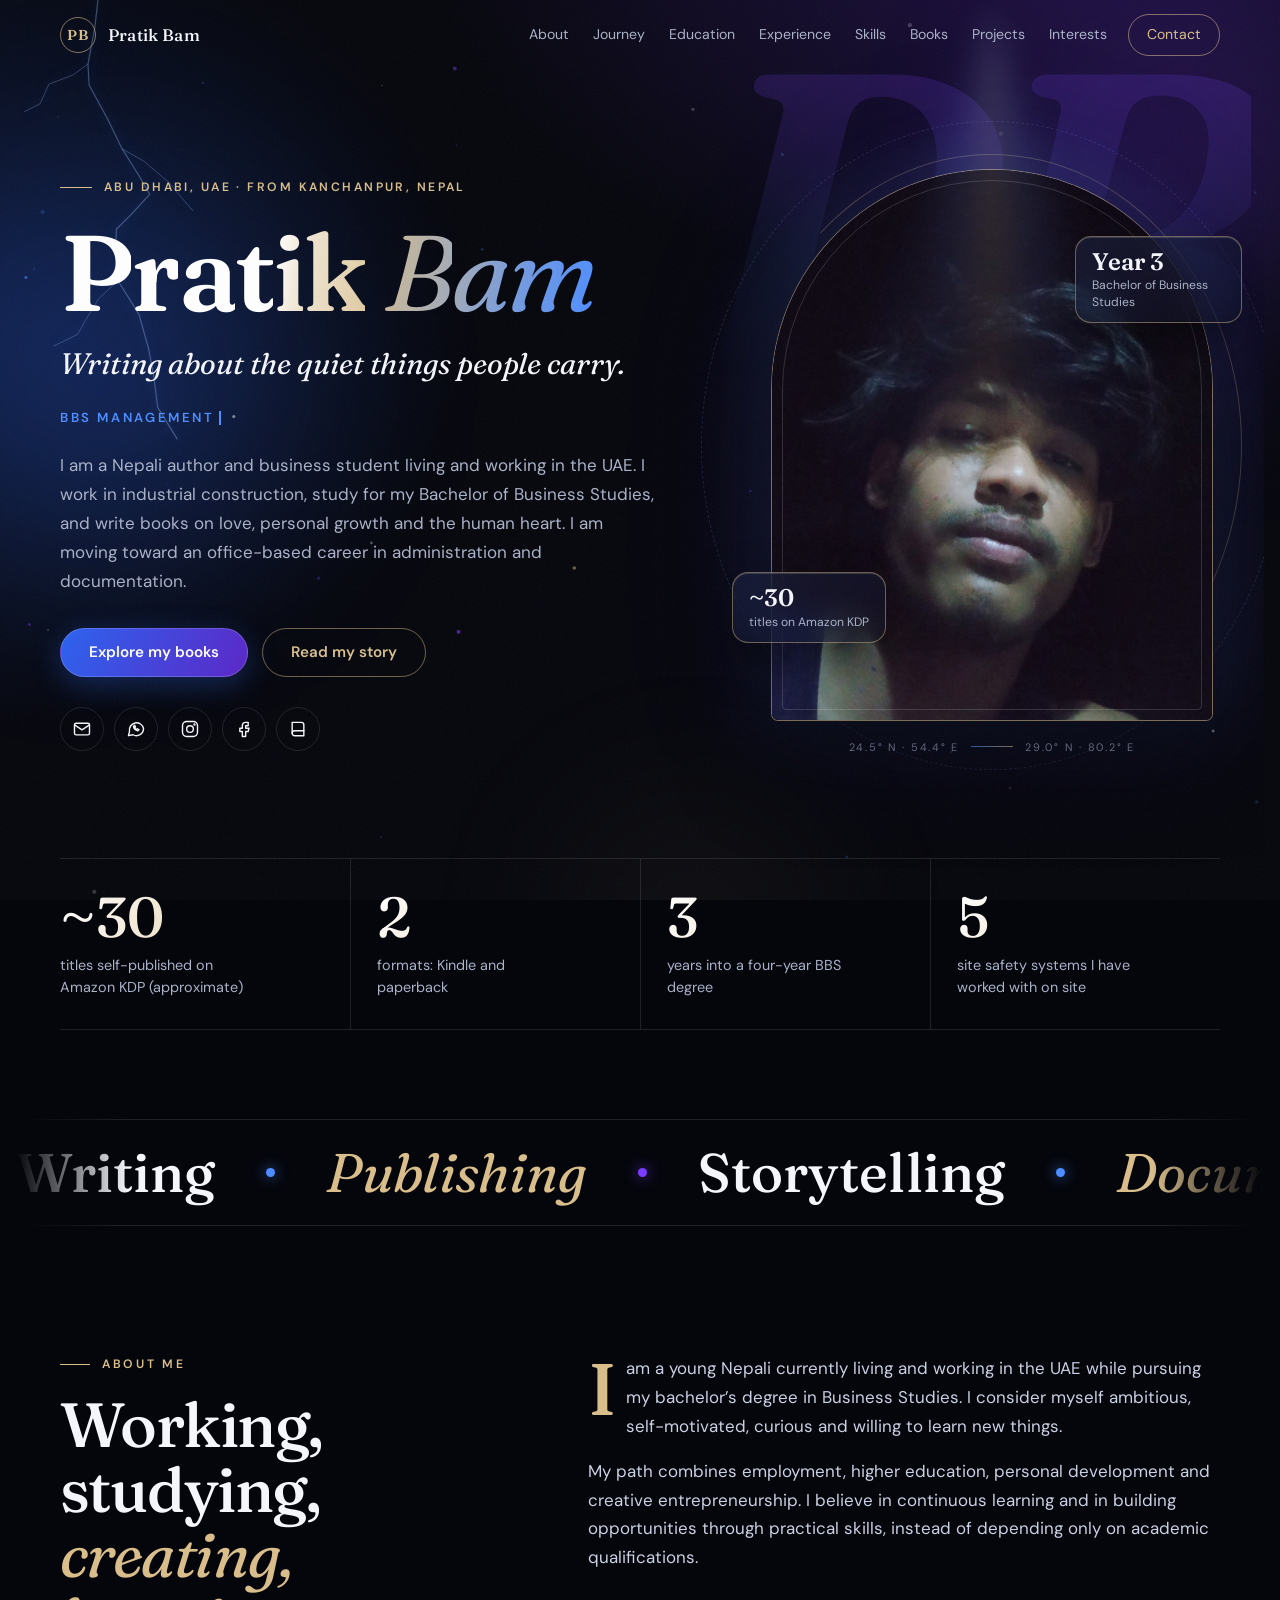
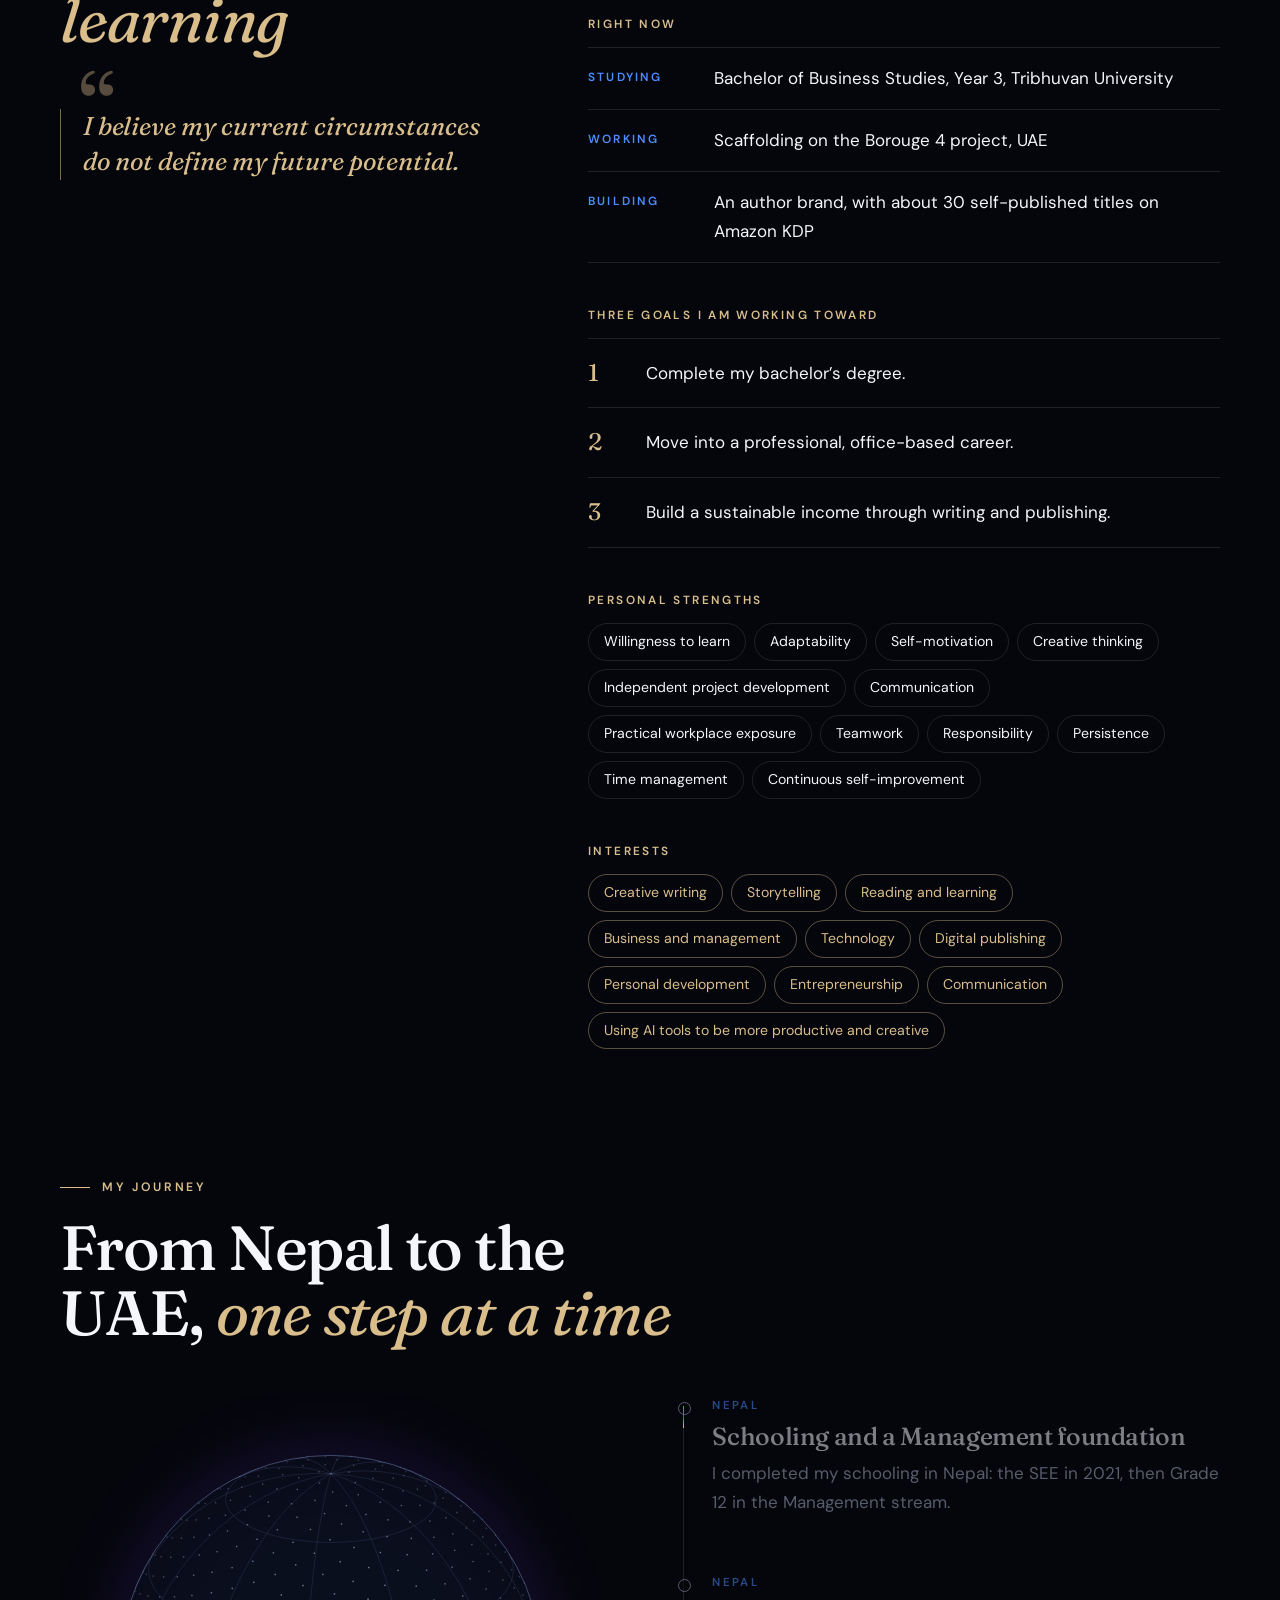
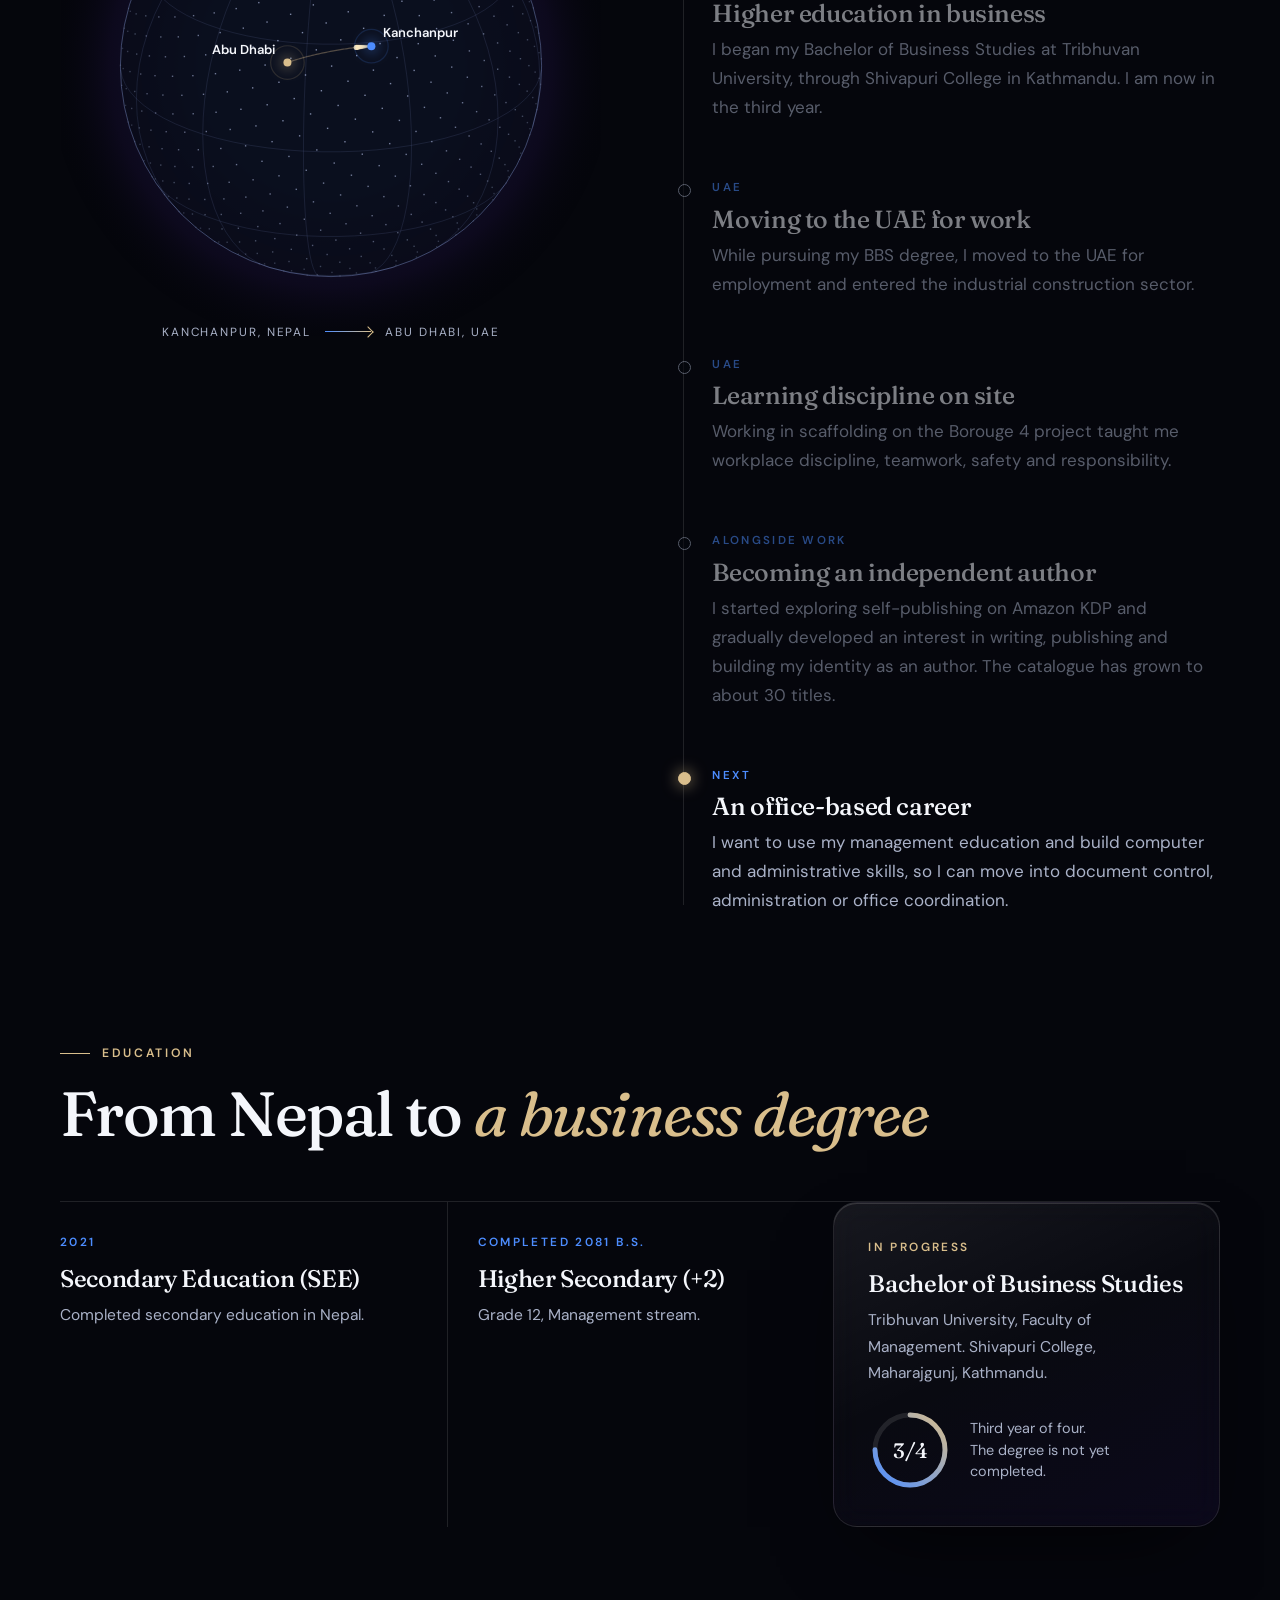
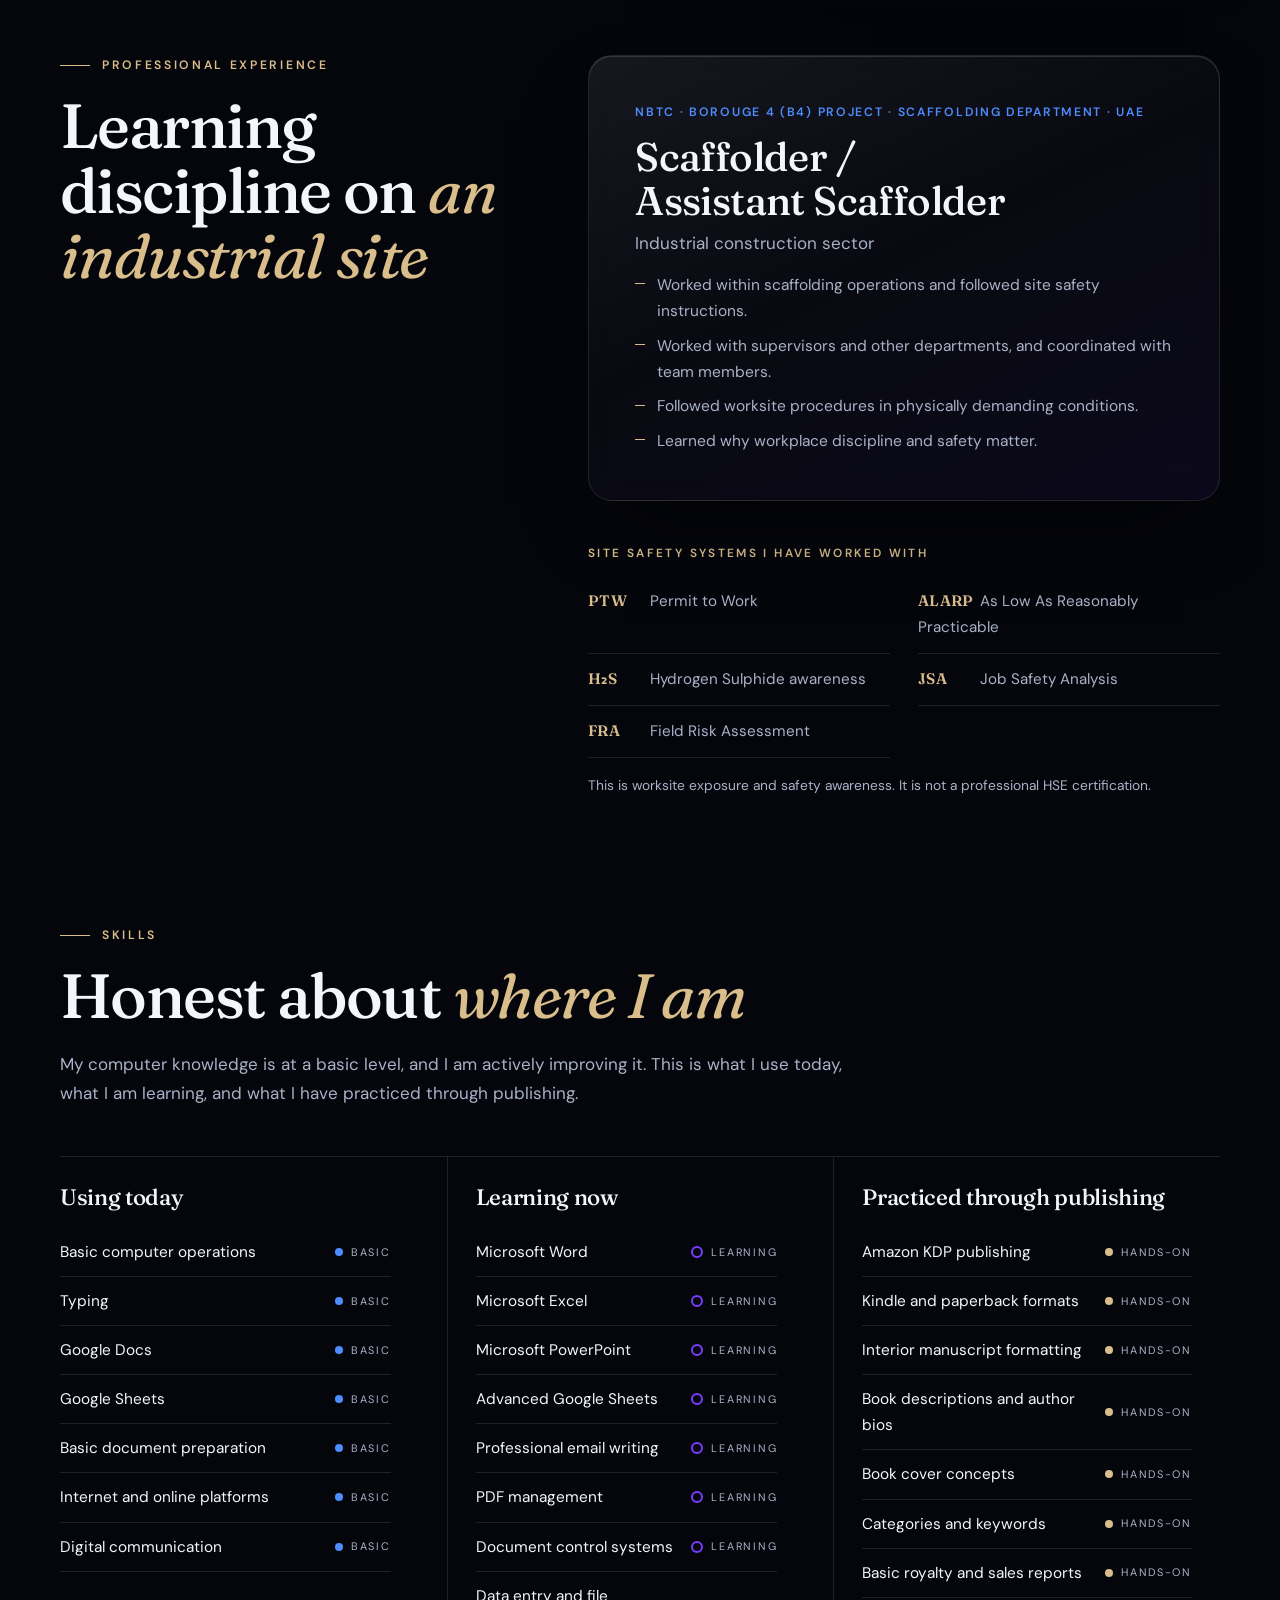
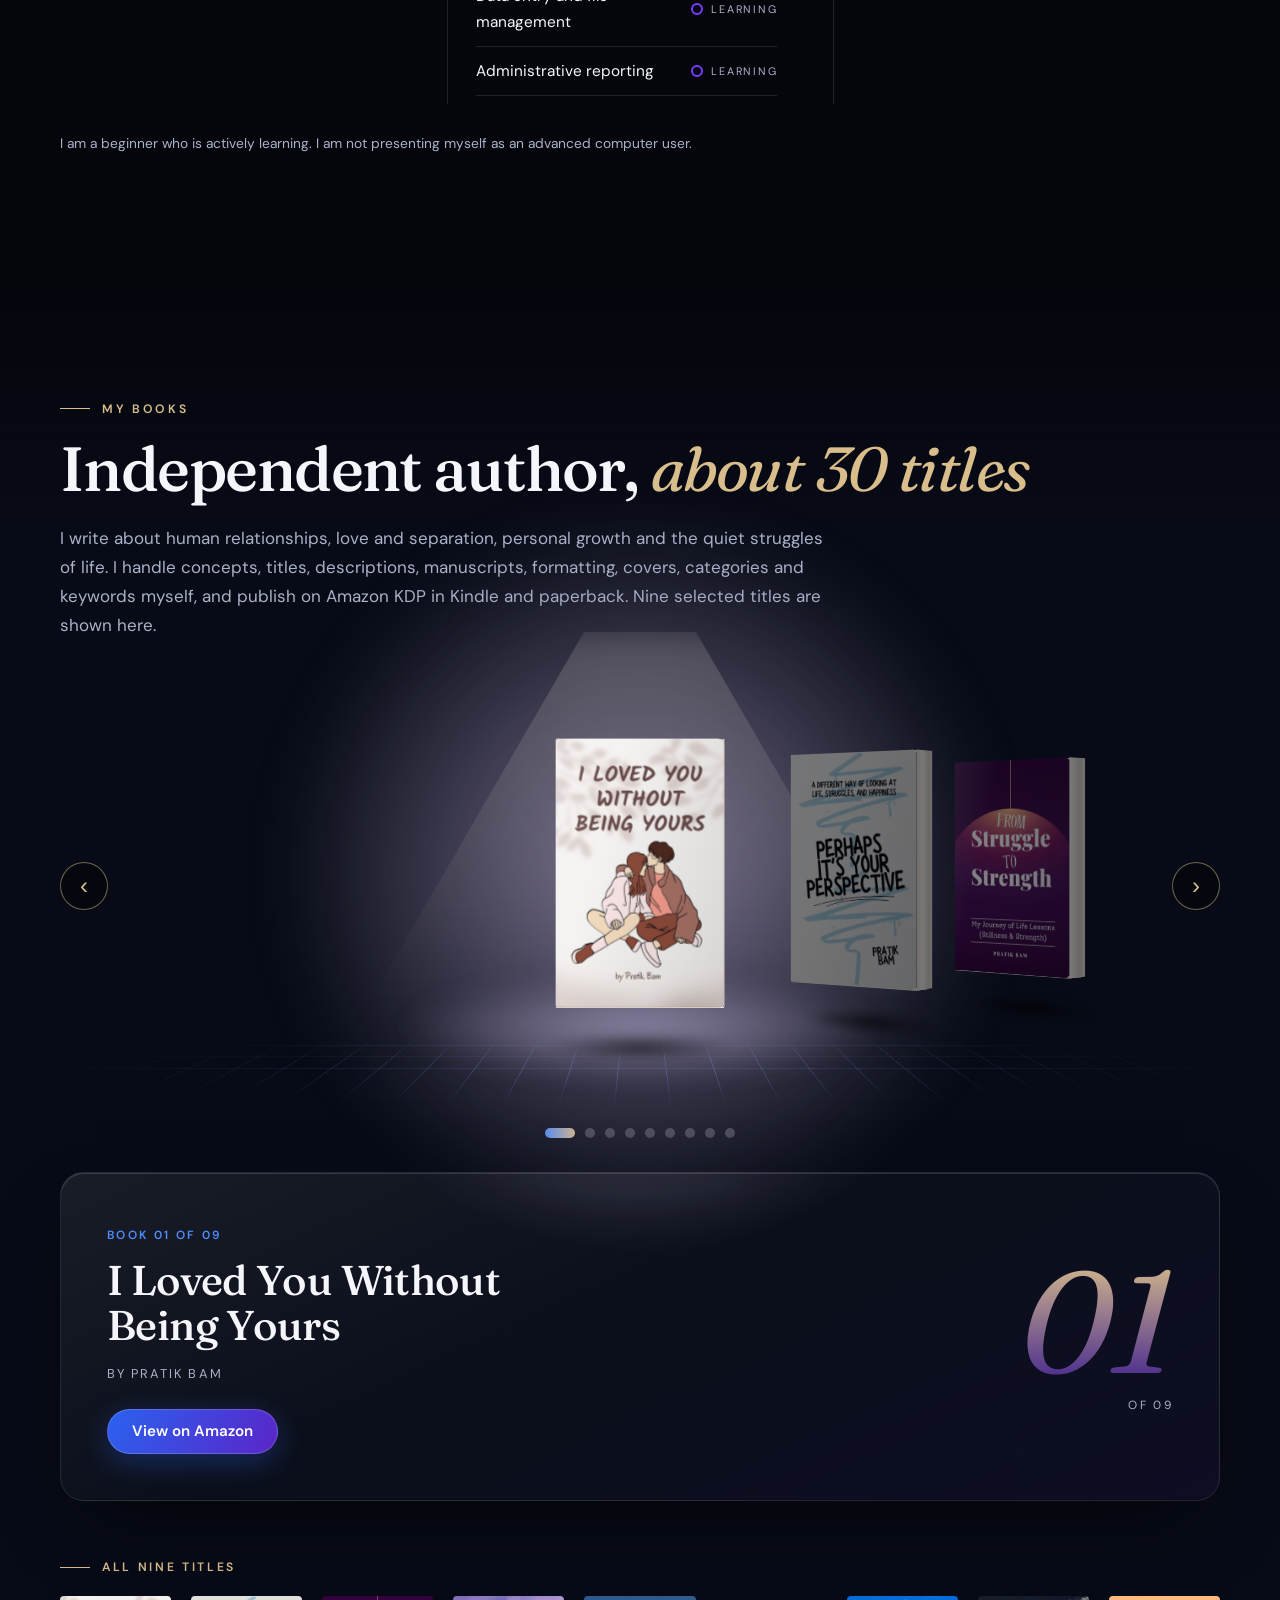
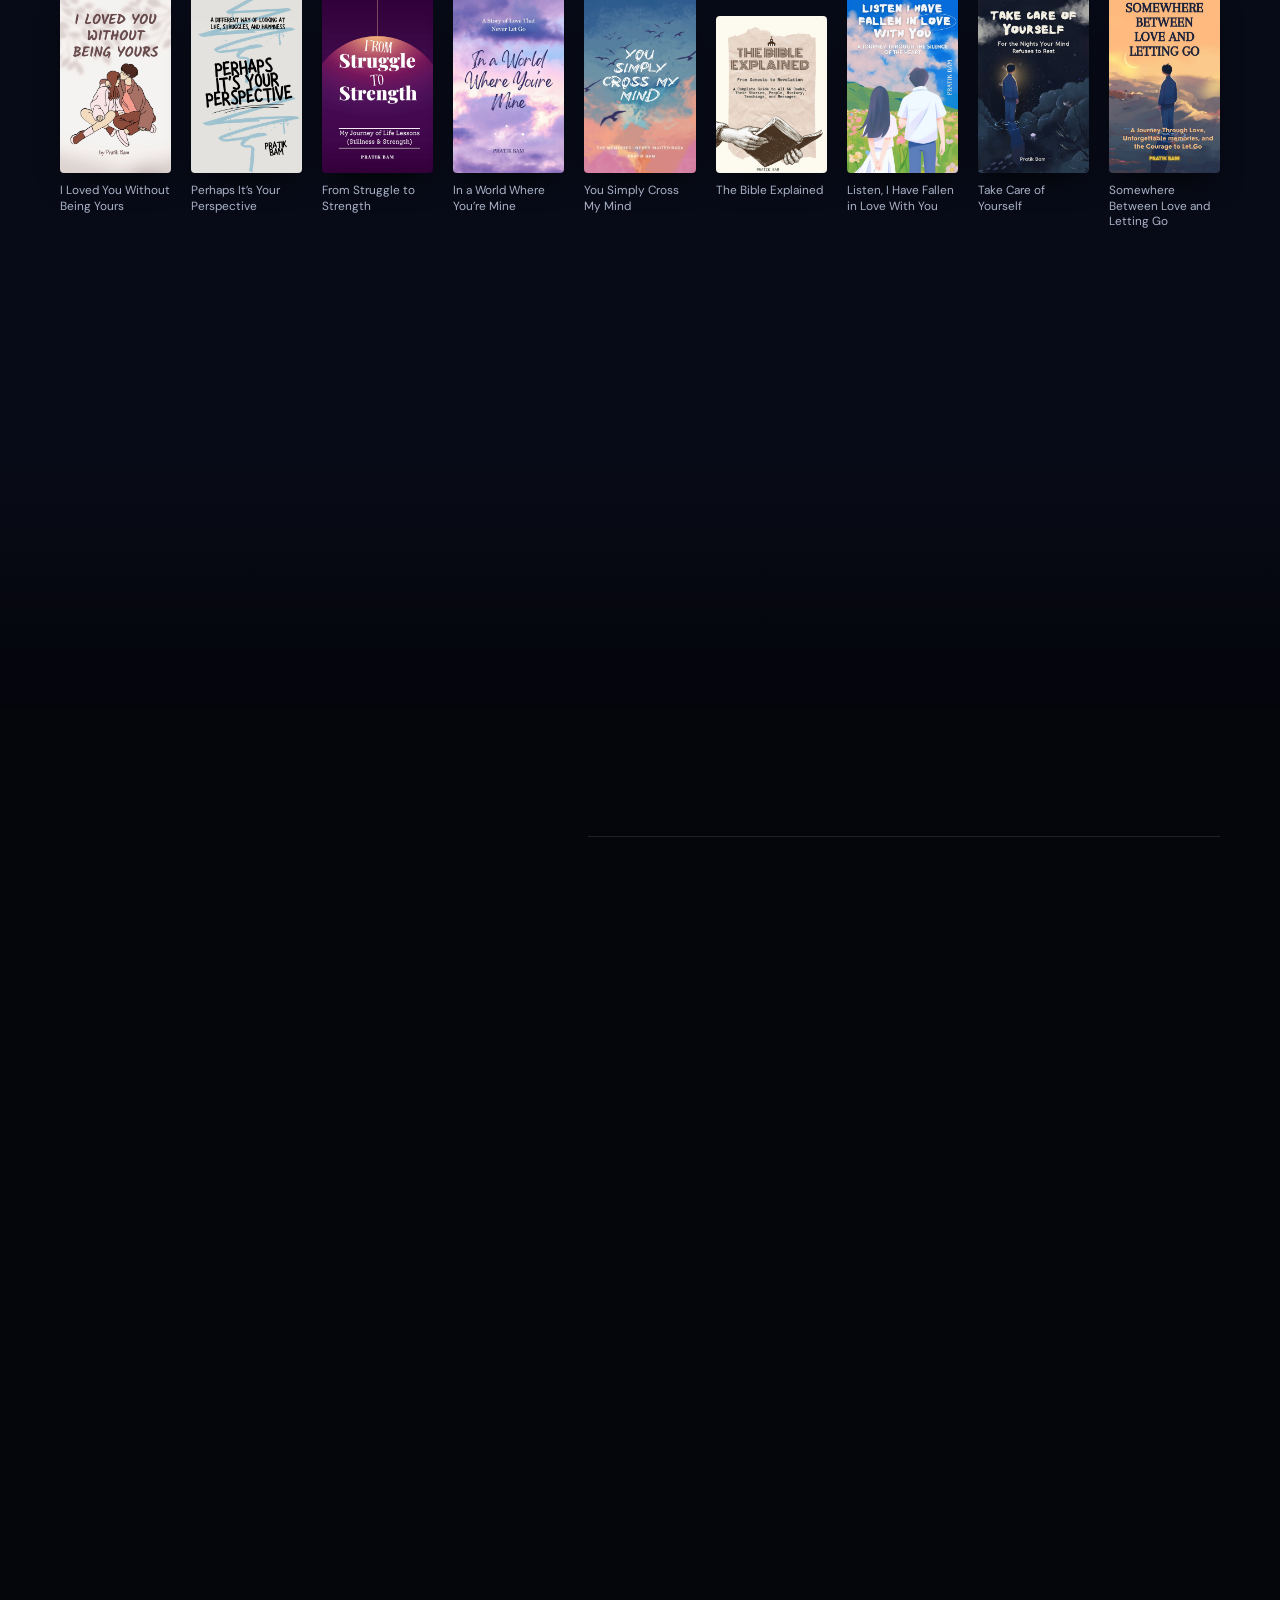
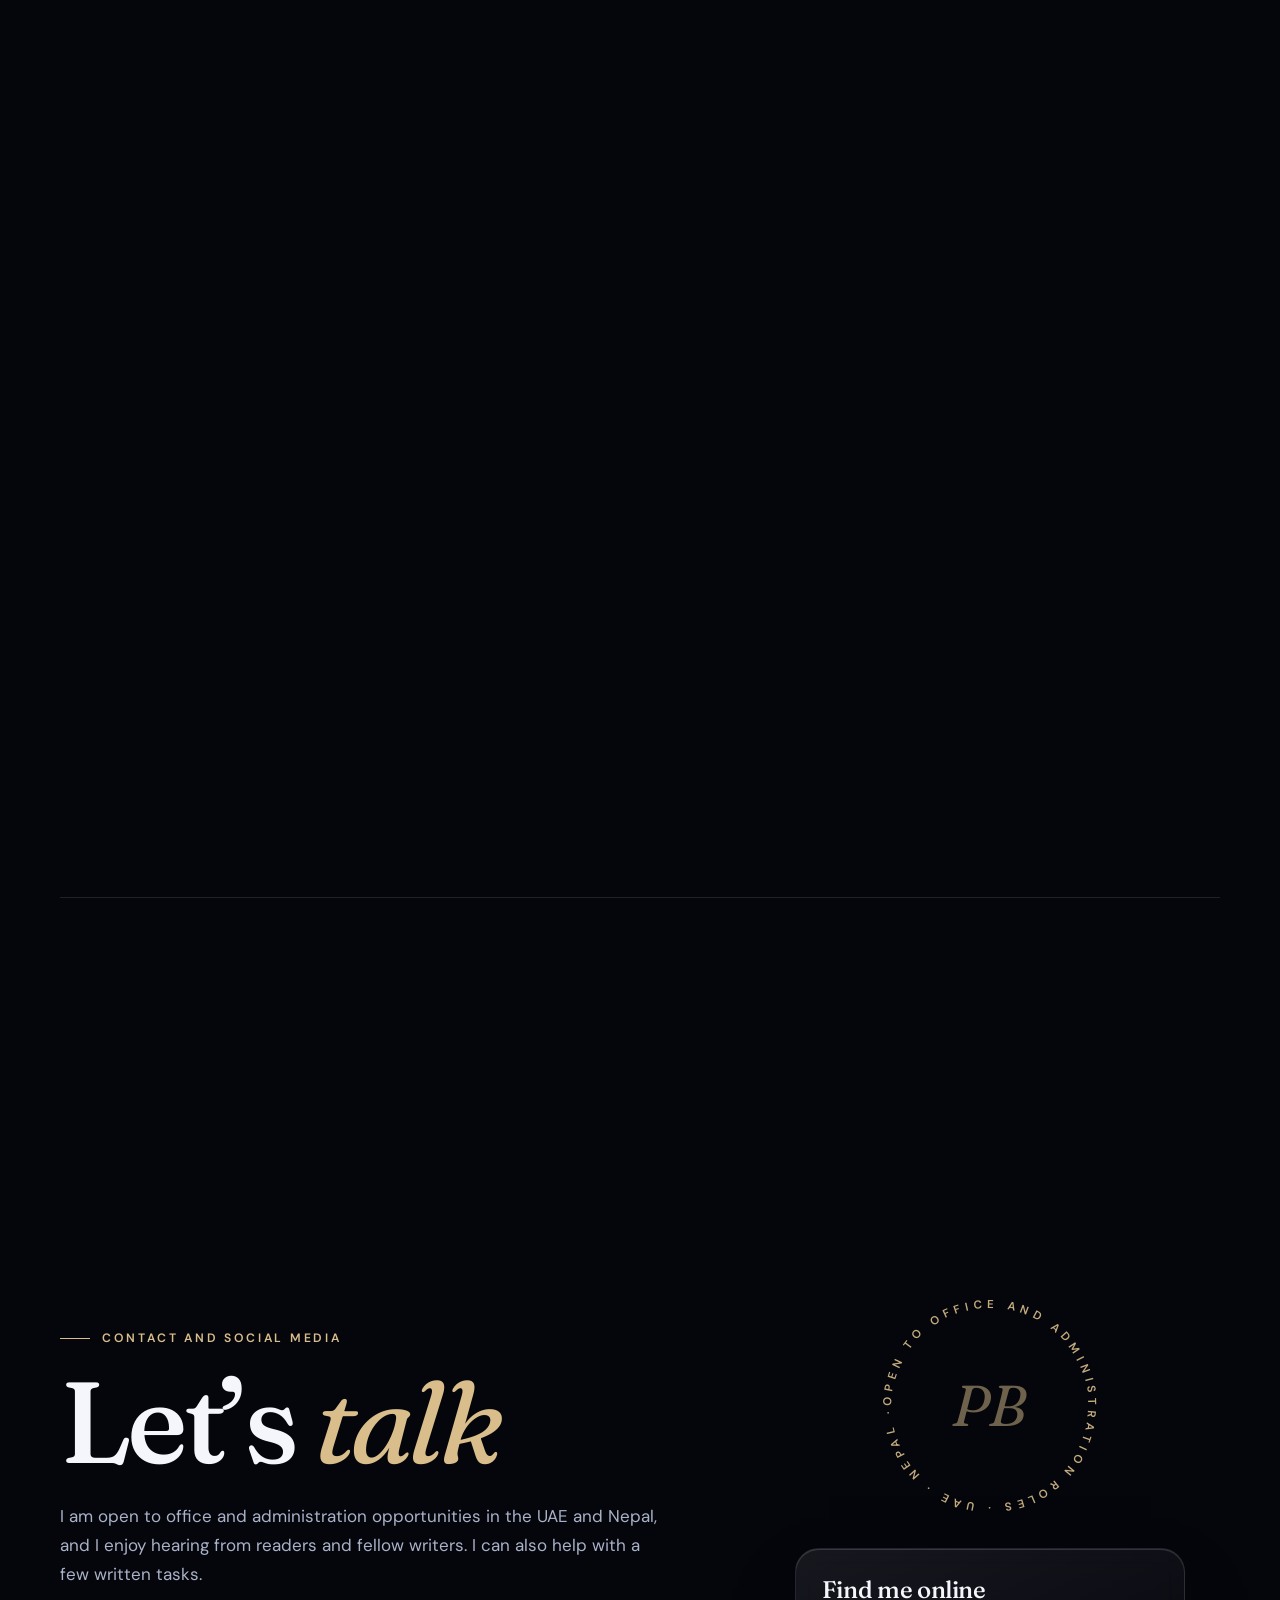
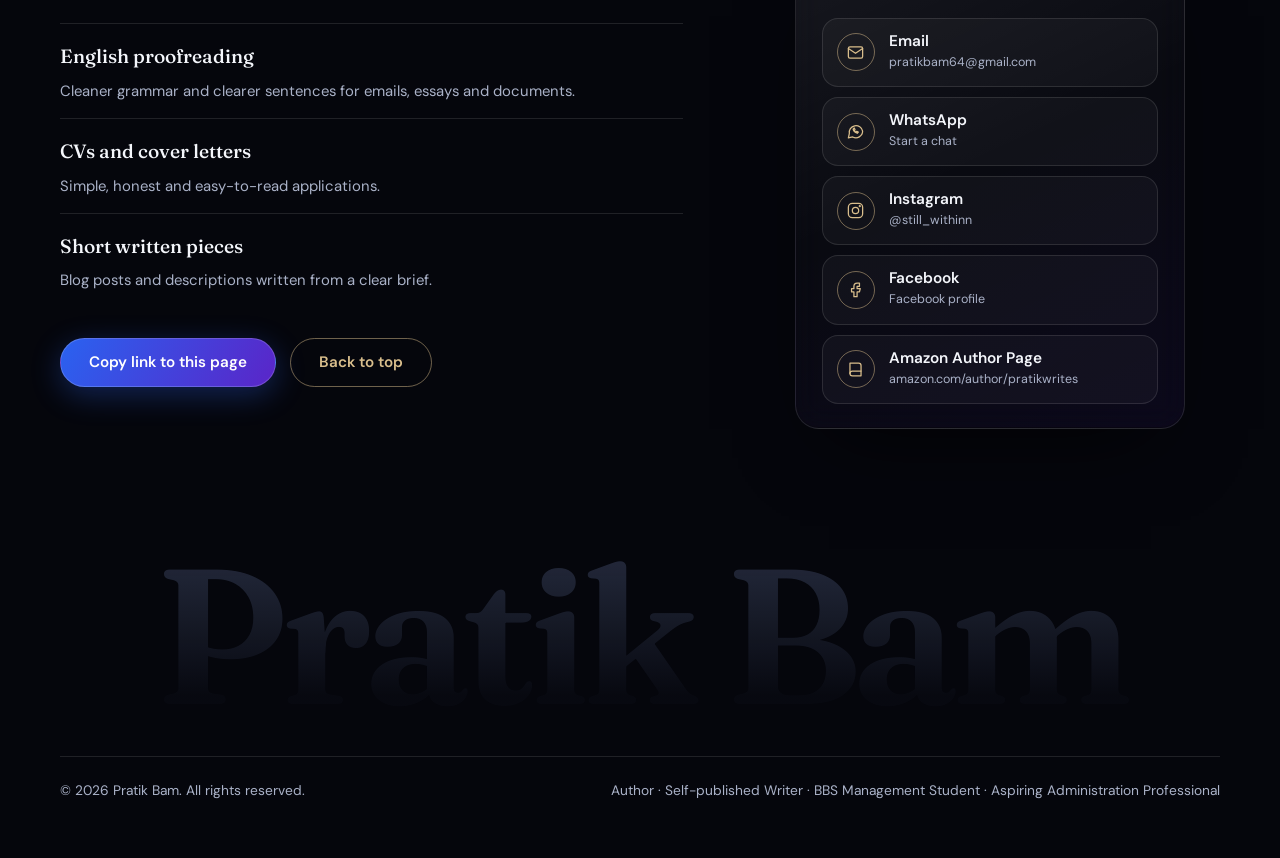
<file: index.html>
<!doctype html>
<html lang="en">
<head>
<meta charset="utf-8">
<meta name="viewport" content="width=device-width, initial-scale=1, viewport-fit=cover">
<title>Pratik Bam | Author, Creative Writer and Management Student</title>
<meta name="description" content="Pratik Bam is a Nepali author, creative writer and management student working in the UAE. Independent author of about 30 self-published books on Amazon KDP, and an aspiring document controller and office administrator.">
<meta name="author" content="Pratik Bam">
<meta name="theme-color" content="#05060C">
<meta name="color-scheme" content="dark">
<link rel="canonical" href="https://YOUR-SITE-URL/">
<link rel="icon" href="images/favicon.svg" type="image/svg+xml">
<link rel="apple-touch-icon" href="images/apple-touch-icon.png">

<!-- Social sharing (Facebook, WhatsApp, LinkedIn) -->
<meta property="og:type" content="website">
<meta property="og:site_name" content="Pratik Bam">
<meta property="og:title" content="Pratik Bam | Author, Creative Writer and Management Student">
<meta property="og:description" content="Working, studying, creating and learning. Independent author with about 30 self-published books on Amazon KDP.">
<meta property="og:url" content="https://YOUR-SITE-URL/">
<meta property="og:image" content="https://YOUR-SITE-URL/images/og-image.jpg">
<meta property="og:image:width" content="1200">
<meta property="og:image:height" content="630">
<meta property="og:image:alt" content="Pratik Bam, Author, Self-published Writer, BBS Management Student, Aspiring Administration Professional">
<meta property="og:locale" content="en_US">
<meta name="twitter:card" content="summary_large_image">
<meta name="twitter:title" content="Pratik Bam | Author, Creative Writer and Management Student">
<meta name="twitter:description" content="Working, studying, creating and learning. Independent author with about 30 self-published books on Amazon KDP.">
<meta name="twitter:image" content="https://YOUR-SITE-URL/images/og-image.jpg">
<meta name="twitter:image:alt" content="Pratik Bam, Author, Self-published Writer, BBS Management Student, Aspiring Administration Professional">

<!-- Structured data for search engines. Add your social profile links to "sameAs" once you have them. -->
<script type="application/ld+json">
{
  "@context": "https://schema.org",
  "@type": "Person",
  "name": "Pratik Bam",
  "alternateName": "Pratik Bahadur Bam",
  "url": "https://YOUR-SITE-URL/",
  "image": "https://YOUR-SITE-URL/images/og-image.jpg",
  "jobTitle": "Independent Author and Management Student",
  "description": "Nepali author and management student working in the UAE, with about 30 self-published books on Amazon KDP.",
  "nationality": "Nepali",
  "homeLocation": { "@type": "Place", "name": "Kanchanpur, Nepal" },
  "workLocation": { "@type": "Place", "name": "United Arab Emirates" },
  "alumniOf": { "@type": "CollegeOrUniversity", "name": "Tribhuvan University" },
  "knowsAbout": ["Writing", "Self-publishing", "Business management", "Administration", "Documentation"],
  "sameAs": ["https://www.instagram.com/still_withinn","https://www.facebook.com/pra.tik.609781","https://www.amazon.com/author/pratikwrites"]
}
</script>

<link rel="preload" href="fonts/fraunces-latin-wght-normal.woff2" as="font" type="font/woff2" crossorigin>
<link rel="preload" href="fonts/dm-sans-latin-wght-normal.woff2" as="font" type="font/woff2" crossorigin>
<link rel="stylesheet" href="css/style.css">
<script>
/* Turns on the scroll animations only when the visitor allows motion. Runs before first paint. */
var RM = window.matchMedia && window.matchMedia('(prefers-reduced-motion: reduce)').matches;
if(!RM) document.documentElement.classList.add('anim');
/* Safety net: never leave the intro screen up if something fails. */
setTimeout(function(){document.documentElement.classList.add('go');var i=document.getElementById('intro');if(i)i.style.display='none'},6000);
</script>
<meta name="google-site-verification" content="od14_FBVvpZfWLIiuxj7bBf7OQJAd-7CyIs5SUC--g8" />
</head>
<body>
<a class="skip" href="#main">Skip to content</a>

<div id="intro" aria-hidden="true">
  <div class="p p1"></div><div class="p p2"></div>
  <div class="core"><div class="mono">PB</div><div class="pct"><span id="pct">0</span>%</div><div class="ln"><i id="introBar"></i></div></div>
</div>

<div class="bg" aria-hidden="true"><div class="blob b1"></div><div class="blob b2"></div><div class="blob b3"></div></div>
<canvas id="fx" aria-hidden="true"></canvas>
<div class="grain" aria-hidden="true"></div>
<div id="glow" aria-hidden="true"></div>
<div id="bar" aria-hidden="true"></div>

<header id="hdr">
  <div class="hbar">
    <a class="logo" href="#home" aria-label="Pratik Bam, back to top"><span class="lm">PB</span><span class="ln2">Pratik Bam</span></a>
    <button id="menuBtn" type="button" aria-expanded="false" aria-controls="nav">Menu</button>
    <nav id="nav" aria-label="Primary">
      <a href="#about">About</a><a href="#journey">Journey</a><a href="#education">Education</a><a href="#experience">Experience</a><a href="#skills">Skills</a><a href="#books">Books</a><a href="#projects">Projects</a><a href="#interests">Interests</a><a href="#contact" class="navcta">Contact</a>
    </nav>
  </div>
</header>

<main id="main">

<!-- ============ HOME ============ -->
<section class="hero" id="home">
  <div class="hghost" aria-hidden="true">PB</div>
  <div class="wrap hero-grid">
    <div class="hero-copy">
      <p class="loc">Abu Dhabi, UAE &middot; From Kanchanpur, Nepal</p>
      <h1 class="name" id="name" aria-label="Pratik Bam">Pratik Bam</h1>
      <p class="tagline">Writing about the quiet things people carry.</p>
      <p class="type" aria-hidden="true"><span id="typed">Management Student</span><span class="caret"></span></p>
      <p class="sr">BBS Management Student. Author. Self-published Writer. Aspiring professional in administration and document management.</p>
      <p class="intro">I am a Nepali author and business student living and working in the UAE. I work in industrial construction, study for my Bachelor of Business Studies, and write books on love, personal growth and the human heart. I am moving toward an office-based career in administration and documentation.</p>
      <div class="cta">
        <a class="btn mag" href="#books">Explore my books</a>
        <a class="btn ghost mag" href="#journey">Read my story</a>
      </div>
      <ul class="social" id="heroSocial" aria-label="Social links" hidden></ul>
    </div>

    <div class="pf" id="pf">
      <div class="beam" aria-hidden="true"></div>
      <div class="orbit o1" aria-hidden="true"></div><div class="orbit o2" aria-hidden="true"></div>
      <figure class="frame" id="frame">
        <div class="ph" id="ph" aria-hidden="true"><span class="pm">PB</span></div>
      </figure>
      <div class="tag t1"><b>~30</b><span>titles on Amazon KDP</span></div>
      <div class="tag t2"><b>Year 3</b><span>Bachelor of Business Studies</span></div>
      <p class="pcoord" aria-hidden="true"><span>24.5&deg; N &middot; 54.4&deg; E</span><i></i><span>29.0&deg; N &middot; 80.2&deg; E</span></p>
    </div>
  </div>
</section>

<div class="facts">
  <div class="wrap">
    <dl class="fgrid" data-stagger>
      <div><dt><span class="count" data-to="30" data-prefix="~">~30</span></dt><dd>titles self-published on Amazon KDP (approximate)</dd></div>
      <div><dt><span class="count" data-to="2">2</span></dt><dd>formats: Kindle and paperback</dd></div>
      <div><dt><span class="count" data-to="3">3</span></dt><dd>years into a four-year BBS degree</dd></div>
      <div><dt><span class="count" data-to="5">5</span></dt><dd>site safety systems I have worked with on site</dd></div>
    </dl>
  </div>
</div>

<div class="mq" aria-hidden="true">
  <div class="mqt">
    <span>Writing</span><span class="g">Publishing</span><span>Storytelling</span><span class="g">Documentation</span><span>Administration</span><span class="g">Business Studies</span><span>Technology</span><span class="g">Reflection</span>
    <span>Writing</span><span class="g">Publishing</span><span>Storytelling</span><span class="g">Documentation</span><span>Administration</span><span class="g">Business Studies</span><span>Technology</span><span class="g">Reflection</span>
  </div>
</div>

<!-- ============ ABOUT ============ -->
<section id="about">
  <div class="wrap split">
    <div class="side">
      <p class="label rv">About me</p>
      <h2 class="title">Working, studying, <em>creating, learning</em></h2>
      <blockquote class="pullq rv">I believe my current circumstances do not define my future potential.</blockquote>
    </div>
    <div class="main-col">
      <div class="prose rv">
        <p>I am a young Nepali currently living and working in the UAE while pursuing my bachelor&rsquo;s degree in Business Studies. I consider myself ambitious, self-motivated, curious and willing to learn new things.</p>
        <p>My path combines employment, higher education, personal development and creative entrepreneurship. I believe in continuous learning and in building opportunities through practical skills, instead of depending only on academic qualifications.</p>
      </div>

      <h3 class="mini rv">Right now</h3>
      <ul class="now rows" data-stagger>
        <li><b>Studying</b><span>Bachelor of Business Studies, Year 3, Tribhuvan University</span></li>
        <li><b>Working</b><span>Scaffolding on the Borouge 4 project, UAE</span></li>
        <li><b>Building</b><span>An author brand, with about 30 self-published titles on Amazon KDP</span></li>
      </ul>

      <h3 class="mini rv">Three goals I am working toward</h3>
      <ol class="goals3 rows" data-stagger>
        <li><em>1</em><span>Complete my bachelor&rsquo;s degree.</span></li>
        <li><em>2</em><span>Move into a professional, office-based career.</span></li>
        <li><em>3</em><span>Build a sustainable income through writing and publishing.</span></li>
      </ol>

      <h3 class="mini rv">Personal strengths</h3>
      <div class="chips rv">
        <span class="chip">Willingness to learn</span><span class="chip">Adaptability</span><span class="chip">Self-motivation</span><span class="chip">Creative thinking</span>
        <span class="chip">Independent project development</span><span class="chip">Communication</span><span class="chip">Practical workplace exposure</span><span class="chip">Teamwork</span>
        <span class="chip">Responsibility</span><span class="chip">Persistence</span><span class="chip">Time management</span><span class="chip">Continuous self-improvement</span>
      </div>

      <h3 class="mini rv">Interests</h3>
      <div class="chips rv">
        <span class="chip gold">Creative writing</span><span class="chip gold">Storytelling</span><span class="chip gold">Reading and learning</span><span class="chip gold">Business and management</span>
        <span class="chip gold">Technology</span><span class="chip gold">Digital publishing</span><span class="chip gold">Personal development</span><span class="chip gold">Entrepreneurship</span>
        <span class="chip gold">Communication</span><span class="chip gold">Using AI tools to be more productive and creative</span>
      </div>
    </div>
  </div>
</section>

<!-- ============ JOURNEY ============ -->
<section id="journey">
  <div class="wrap">
    <p class="label rv">My journey</p>
    <h2 class="title">From Nepal to the UAE, <em>one step at a time</em></h2>
    <div class="jgrid">
      <div class="gside">
        <div class="gbox">
          <canvas id="globe" role="img" aria-label="A rotating globe with an arc from Kanchanpur in Nepal to Abu Dhabi in the UAE"></canvas>
          <p class="gcap"><span>Kanchanpur, Nepal</span><i aria-hidden="true"></i><span>Abu Dhabi, UAE</span></p>
        </div>
      </div>
      <ol class="steps" id="steps">
        <li class="step" data-focus="nepal"><span class="sk">Nepal</span><h3>Schooling and a Management foundation</h3><p>I completed my schooling in Nepal: the SEE in 2021, then Grade 12 in the Management stream.</p></li>
        <li class="step" data-focus="nepal"><span class="sk">Nepal</span><h3>Higher education in business</h3><p>I began my Bachelor of Business Studies at Tribhuvan University, through Shivapuri College in Kathmandu. I am now in the third year.</p></li>
        <li class="step" data-focus="uae"><span class="sk">UAE</span><h3>Moving to the UAE for work</h3><p>While pursuing my BBS degree, I moved to the UAE for employment and entered the industrial construction sector.</p></li>
        <li class="step" data-focus="uae"><span class="sk">UAE</span><h3>Learning discipline on site</h3><p>Working in scaffolding on the Borouge 4 project taught me workplace discipline, teamwork, safety and responsibility.</p></li>
        <li class="step" data-focus="both"><span class="sk">Alongside work</span><h3>Becoming an independent author</h3><p>I started exploring self-publishing on Amazon KDP and gradually developed an interest in writing, publishing and building my identity as an author. The catalogue has grown to about 30 titles.</p></li>
        <li class="step" data-focus="both"><span class="sk">Next</span><h3>An office-based career</h3><p>I want to use my management education and build computer and administrative skills, so I can move into document control, administration or office coordination.</p></li>
      </ol>
    </div>
  </div>
</section>

<!-- ============ EDUCATION ============ -->
<section id="education">
  <div class="wrap">
    <p class="label rv">Education</p>
    <h2 class="title">From Nepal to <em>a business degree</em></h2>
    <div class="edu" data-stagger>
      <article class="ed">
        <span class="yr">2021</span>
        <h3>Secondary Education (SEE)</h3>
        <p>Completed secondary education in Nepal.</p>
      </article>
      <article class="ed">
        <span class="yr">Completed 2081 B.S.</span>
        <h3>Higher Secondary (+2)</h3>
        <p>Grade 12, Management stream.</p>
      </article>
      <article class="ed now-ed glass2 lit">
        <span class="yr">In progress</span>
        <h3>Bachelor of Business Studies</h3>
        <p>Tribhuvan University, Faculty of Management. Shivapuri College, Maharajgunj, Kathmandu.</p>
        <div class="ringbox">
          <svg class="ring" viewBox="0 0 120 120" role="img" aria-label="Third year of a four-year degree">
            <defs><linearGradient id="rg" x1="0" y1="0" x2="1" y2="1"><stop offset="0" stop-color="#4D8DFF"/><stop offset="1" stop-color="#D9BE8C"/></linearGradient></defs>
            <circle class="tr" cx="60" cy="60" r="50"/><circle class="fg" cx="60" cy="60" r="50"/><text x="60" y="60">3/4</text>
          </svg>
          <span>Third year of four.<br>The degree is not yet completed.</span>
        </div>
      </article>
    </div>
  </div>
</section>

<!-- ============ EXPERIENCE ============ -->
<section id="experience">
  <div class="wrap split">
    <div class="side">
      <p class="label rv">Professional experience</p>
      <h2 class="title">Learning discipline on <em>an industrial site</em></h2>
    </div>
    <div class="main-col">
      <article class="role glass2 lit rv">
        <p class="rmeta">NBTC &middot; Borouge 4 (B4) project &middot; Scaffolding Department &middot; UAE</p>
        <h3>Scaffolder / Assistant Scaffolder</h3>
        <p class="rsub">Industrial construction sector</p>
        <ul class="bul">
          <li>Worked within scaffolding operations and followed site safety instructions.</li>
          <li>Worked with supervisors and other departments, and coordinated with team members.</li>
          <li>Followed worksite procedures in physically demanding conditions.</li>
          <li>Learned why workplace discipline and safety matter.</li>
        </ul>
      </article>
      <div class="safety rv">
        <h3 class="mini">Site safety systems I have worked with</h3>
        <ul class="sflist">
          <li><b>PTW</b> Permit to Work</li>
          <li><b>ALARP</b> As Low As Reasonably Practicable</li>
          <li><b>H&#8322;S</b> Hydrogen Sulphide awareness</li>
          <li><b>JSA</b> Job Safety Analysis</li>
          <li><b>FRA</b> Field Risk Assessment</li>
        </ul>
        <p class="fine">This is worksite exposure and safety awareness. It is not a professional HSE certification.</p>
      </div>
    </div>
  </div>
</section>

<!-- ============ SKILLS ============ -->
<section id="skills">
  <div class="wrap">
    <p class="label rv">Skills</p>
    <h2 class="title">Honest about <em>where I am</em></h2>
    <p class="lead rv">My computer knowledge is at a basic level, and I am actively improving it. This is what I use today, what I am learning, and what I have practiced through publishing.</p>
    <div class="cols3" data-stagger>
      <div class="scol">
        <h3>Using today</h3>
        <ul class="skill">
          <li>Basic computer operations<em>Basic</em></li><li>Typing<em>Basic</em></li><li>Google Docs<em>Basic</em></li><li>Google Sheets<em>Basic</em></li>
          <li>Basic document preparation<em>Basic</em></li><li>Internet and online platforms<em>Basic</em></li><li>Digital communication<em>Basic</em></li>
        </ul>
      </div>
      <div class="scol">
        <h3>Learning now</h3>
        <ul class="skill learn">
          <li>Microsoft Word<em>Learning</em></li><li>Microsoft Excel<em>Learning</em></li><li>Microsoft PowerPoint<em>Learning</em></li><li>Advanced Google Sheets<em>Learning</em></li>
          <li>Professional email writing<em>Learning</em></li><li>PDF management<em>Learning</em></li><li>Document control systems<em>Learning</em></li><li>Data entry and file management<em>Learning</em></li><li>Administrative reporting<em>Learning</em></li>
        </ul>
      </div>
      <div class="scol">
        <h3>Practiced through publishing</h3>
        <ul class="skill pub">
          <li>Amazon KDP publishing<em>Hands-on</em></li><li>Kindle and paperback formats<em>Hands-on</em></li><li>Interior manuscript formatting<em>Hands-on</em></li><li>Book descriptions and author bios<em>Hands-on</em></li>
          <li>Book cover concepts<em>Hands-on</em></li><li>Categories and keywords<em>Hands-on</em></li><li>Basic royalty and sales reports<em>Hands-on</em></li>
        </ul>
      </div>
    </div>
    <p class="fine rv" style="margin-top:28px">I am a beginner who is actively learning. I am not presenting myself as an advanced computer user.</p>
  </div>
</section>

<!-- ============ BOOKS ============ -->
<section id="books" class="band">
  <div class="wrap">
    <p class="label rv">My books</p>
    <h2 class="title">Independent author, <em>about 30 titles</em></h2>
    <p class="lead rv">I write about human relationships, love and separation, personal growth and the quiet struggles of life. I handle concepts, titles, descriptions, manuscripts, formatting, covers, categories and keywords myself, and publish on Amazon KDP in Kindle and paperback. Nine selected titles are shown here.</p>

    <div class="flow rv" id="flow" role="region" aria-roledescription="carousel" aria-label="Selected books by Pratik Bam" tabindex="0">
      <div class="spot" aria-hidden="true"></div><div class="gridfloor" aria-hidden="true"></div>
      <div class="fstage" id="fstage"></div>
      <button type="button" class="fl prev" id="fprev" aria-label="Previous book">&#8249;</button>
      <button type="button" class="fl next" id="fnext" aria-label="Next book">&#8250;</button>
    </div>
    <div class="fdots" id="fdots" role="group" aria-label="Choose a book"></div>

    <div class="fdetail glass2 lit" id="fdetail" aria-live="polite"></div>
    <p class="fnote" id="fnote"></p>
    <p class="label bk-l rv">All nine titles</p>
    <div class="bks" id="bks"></div>
    <p class="authorcta rv"><a class="btn mag" id="authorBtn" href="#books" hidden target="_blank" rel="noopener noreferrer">Explore All My Books<span class="sr"> (opens Amazon in a new tab)</span></a></p>
    <p class="ai rv">I use AI writing and research tools such as ChatGPT and Kimi as part of my creative workflow.</p>

    <blockquote class="quote rv">&ldquo;We learned to cross oceans in hours, and still struggle to cross the small distance between two opinions.&rdquo;<cite>Pratik Bam</cite></blockquote>
  </div>
</section>

<!-- ============ PROJECTS ============ -->
<section id="projects">
  <div class="wrap split">
    <div class="side">
      <p class="label rv">Creative projects</p>
      <h2 class="title">Writing and <em>publishing projects</em></h2>
    </div>
    <div class="main-col">
      <div class="proj" id="proj" data-stagger>
        <div class="pj">
          <button type="button" aria-expanded="true" aria-controls="p1"><span><h3>Amazon KDP catalogue</h3><span class="one">About 30 titles across Kindle and paperback</span></span><span class="plus" aria-hidden="true"></span></button>
          <div class="more" id="p1"><div><div class="in">An ongoing self-publishing project that covers the whole process for each book.
            <ul class="bul"><li>Book concepts, titles and descriptions</li><li>Manuscripts and interior formatting</li><li>Cover concepts, categories and keywords</li><li>Publishing dashboards and basic sales reporting</li></ul></div></div></div>
        </div>
        <div class="pj">
          <button type="button" aria-expanded="false" aria-controls="p2"><span><h3>Print-ready paperbacks</h3><span class="one">Preparing interiors for paperback printing</span></span><span class="plus" aria-hidden="true"></span></button>
          <div class="more" id="p2"><div><div class="in">Turning finished manuscripts into paperback editions, including 6&times;9 inch interiors with contents pages, chapter structure and front and back matter.
            <ul class="bul"><li>Reflective books on kindness, perspective and inner peace</li><li>Books on love, loss and letting go</li><li>Plain-language history and belief guides</li></ul></div></div></div>
        </div>
        <div class="pj">
          <button type="button" aria-expanded="false" aria-controls="p3"><span><h3>Author brand and online presence</h3><span class="one">Learning to attract readers, not only publish</span></span><span class="plus" aria-hidden="true"></span></button>
          <div class="more" id="p3"><div><div class="in">I want to move beyond publishing books and learn how to build an author brand, reach readers and market my work. This portfolio is one step in that work.
            <ul class="bul"><li>Building a professional online presence</li><li>Learning book promotion and marketing</li><li>Improving my writing and storytelling with every book</li></ul></div></div></div>
        </div>
      </div>
    </div>
  </div>
</section>

<!-- ============ CAREER INTERESTS ============ -->
<section id="interests">
  <div class="wrap">
    <p class="label rv">Career interests</p>
    <h2 class="title">From the worksite <em>to the office</em></h2>
    <p class="lead rv">I want to use my management education, communication, computer knowledge and organizational ability in an office-based career. I am especially interested in document management, preparing reports, maintaining records, data entry, Microsoft Office, Excel and Google Sheets, email communication, administrative coordination, and filing and documentation systems.</p>

    <ol class="route" data-stagger>
      <li><small>Today</small><h3>Industrial worksite</h3><p>Scaffolding on the Borouge 4 project, UAE.</p></li>
      <li><small>Building</small><h3>Skills and a degree</h3><p>BBS in Year 3, computer skills, and an author brand.</p></li>
      <li><small>Goal</small><h3>An office-based role</h3><p>In the United Arab Emirates or Nepal.</p></li>
    </ol>

    <div class="rolesbox">
      <p class="label rv">Roles I am aiming for</p>
      <ul class="roles" data-stagger>
        <li>Document Controller Assistant</li><li>Site Administrator</li><li>Office Assistant</li><li>Administrative Assistant</li><li>Camp Administrator</li><li>Data Entry Operator</li><li>Office Coordinator</li>
      </ul>
    </div>

    <div class="cols3 gcols" data-stagger>
      <div class="scol"><h3>Professional</h3><ul class="bul"><li>Secure an office-based position</li><li>Build document control and office management experience</li><li>Develop strong administrative and documentation skills</li><li>Become financially independent</li></ul></div>
      <div class="scol"><h3>Educational</h3><ul class="bul"><li>Complete my BBS degree</li><li>Improve my English communication</li><li>Develop practical computer knowledge</li><li>Keep learning management and business skills</li></ul></div>
      <div class="scol"><h3>Creative</h3><ul class="bul"><li>Build a recognizable author identity</li><li>Publish more quality books</li><li>Improve my writing and storytelling</li><li>Grow book sales and royalties</li></ul></div>
    </div>
  </div>
</section>

<!-- ============ CONTACT ============ -->
<section id="contact" class="contact">
  <div class="wrap">
    <div class="cgrid">
      <div class="cleft">
        <p class="label rv">Contact and social media</p>
        <h2 class="title">Let&rsquo;s <em>talk</em></h2>
        <p class="clead rv">I am open to office and administration opportunities in the UAE and Nepal, and I enjoy hearing from readers and fellow writers. I can also help with a few written tasks.</p>
        <ul class="help rv" aria-label="How I can help">
          <li><b>English proofreading</b><span>Cleaner grammar and clearer sentences for emails, essays and documents.</span></li>
          <li><b>CVs and cover letters</b><span>Simple, honest and easy-to-read applications.</span></li>
          <li><b>Short written pieces</b><span>Blog posts and descriptions written from a clear brief.</span></li>
        </ul>
        <div class="links rv" id="links">
          <button type="button" class="btn mag" id="copyLink">Copy link to this page</button>
          <a class="btn ghost mag" href="#home">Back to top</a>
        </div>
      </div>
      <div class="cright rv">
        <svg class="seal" viewBox="0 0 200 200" aria-hidden="true" focusable="false">
          <defs><path id="sealPath" d="M100,100 m-82,0 a82,82 0 1,1 164,0 a82,82 0 1,1 -164,0"/></defs>
          <text><textPath href="#sealPath" startOffset="0" textLength="512" lengthAdjust="spacing">OPEN TO OFFICE AND ADMINISTRATION ROLES &middot; UAE &middot; NEPAL &middot;</textPath></text>
        </svg>
        <span class="sealpb" aria-hidden="true">PB</span>
        <div class="ccard glass2 lit">
          <h3>Find me online</h3>
          <ul class="clinks" id="clinks" aria-label="Contact and social links"></ul>
          <noscript><p class="ns">Email: <a href="mailto:pratikbam64@gmail.com">pratikbam64@gmail.com</a> &middot; <a href="https://wa.me/971582934069">WhatsApp</a> &middot; <a href="https://www.amazon.com/author/pratikwrites">Amazon Author Page</a></p></noscript>
        </div>
      </div>
    </div>
  </div>
</section>

</main>

<footer>
  <div class="wrap">
    <div class="bigname" aria-hidden="true">Pratik Bam</div>
    <div class="foot">
      <span>&copy; <span id="yr">2026</span> Pratik Bam. All rights reserved.</span>
      <span>Author &middot; Self-published Writer &middot; BBS Management Student &middot; Aspiring Administration Professional</span>
    </div>
  </div>
</footer>

<script src="js/config.js"></script>
<script src="js/main.js"></script>
</body>
</html>
</file>
<file: css/style.css>
/* Self-hosted open-source fonts (SIL Open Font License). No external requests. */
@font-face{font-family:'Fraunces';font-style:normal;font-weight:100 900;font-display:swap;src:url('../fonts/fraunces-latin-wght-normal.woff2') format('woff2')}
@font-face{font-family:'Fraunces';font-style:italic;font-weight:100 900;font-display:swap;src:url('../fonts/fraunces-latin-wght-italic.woff2') format('woff2')}
@font-face{font-family:'DM Sans';font-style:normal;font-weight:100 1000;font-display:swap;src:url('../fonts/dm-sans-latin-wght-normal.woff2') format('woff2')}

/* Concept: an editorial night. A serif display voice, hairline rules instead of boxes,
   one portrait, one globe, one bookshelf. Light and motion stay in the background. */
:root{
  --bg:#05060C;             /* midnight black, leaning blue */
  --bg2:#090C19;
  --ink:#F4F6FB;            /* white typography */
  --muted:#AAB2C8;          /* body-secondary, 9:1 on --bg */
  --blue:#4D8DFF;           /* electric blue */
  --blue-d:#2A62F0;
  --purple:#7A3CFF;         /* deep purple */
  --purple-d:#5A25C8;
  --gold:#D9BE8C;           /* champagne gold */
  --line:rgba(255,255,255,.11);
  --panel:rgba(255,255,255,.035);
  --display:'Fraunces',Georgia,'Times New Roman',serif;
  --body:'DM Sans',system-ui,-apple-system,'Segoe UI',sans-serif;
  color-scheme:dark;
}
*{box-sizing:border-box}
html{scroll-behavior:smooth;scroll-padding-top:84px}
body{margin:0;background:var(--bg);color:var(--ink);font:400 17px/1.7 var(--body);
  padding-block:0;padding-left:max(16px,env(safe-area-inset-left,0px));padding-right:max(16px,env(safe-area-inset-right,0px));overflow-x:clip}
body::before{content:"";position:fixed;inset:0 0 auto;height:env(safe-area-inset-top,0px);z-index:60;background:var(--bg)}
a{color:inherit}
p{margin:0}
h1,h2,h3,h4{font-family:var(--display);margin:0;font-weight:500;line-height:1.1;letter-spacing:-.015em;text-wrap:balance}
:focus-visible{outline:2px solid var(--gold);outline-offset:3px;border-radius:6px}
.sr{position:absolute;width:1px;height:1px;overflow:hidden;clip:rect(0 0 0 0);white-space:nowrap}
.skip{position:fixed;left:16px;top:-60px;z-index:200;background:var(--gold);color:#111;padding:10px 16px;border-radius:8px;font-weight:600;text-decoration:none;transition:top .2s}
.skip:focus{top:calc(10px + env(safe-area-inset-top,0px))}
.wrap{max-width:1160px;margin:0 auto;position:relative;z-index:2}

/* ---------- background ---------- */
.bg{position:fixed;inset:0;z-index:0;overflow:hidden;pointer-events:none;
  background:radial-gradient(1100px 650px at 85% -8%,rgba(90,37,200,.30),transparent 60%),radial-gradient(900px 700px at -5% 35%,rgba(42,98,240,.2),transparent 60%),var(--bg)}
.blob{position:absolute;border-radius:50%;filter:blur(90px);opacity:.5;will-change:transform;transform:translate3d(0,calc(var(--sy,0) * var(--k,-.05) * 1px),0)}
.b1{width:44vmax;height:44vmax;left:-14vmax;top:10vh;background:radial-gradient(circle,rgba(42,98,240,.55),transparent 68%);--k:-.06;animation:d1 24s ease-in-out infinite alternate}
.b2{width:38vmax;height:38vmax;right:-12vmax;top:-6vh;background:radial-gradient(circle,rgba(122,60,255,.5),transparent 68%);--k:-.03;animation:d2 28s ease-in-out infinite alternate}
.b3{width:28vmax;height:28vmax;left:40%;bottom:-16vmax;background:radial-gradient(circle,rgba(217,190,140,.2),transparent 68%);--k:-.09;animation:d1 32s ease-in-out infinite alternate-reverse}
@keyframes d1{to{margin-left:5vmax;margin-top:4vmax}}
@keyframes d2{to{margin-left:-4vmax;margin-top:6vmax}}
#fx{position:fixed;inset:0;width:100%;height:100%;z-index:1;pointer-events:none}
.grain{position:fixed;inset:0;z-index:55;pointer-events:none;opacity:.05;
  background-image:url("data:image/svg+xml;utf8,<svg xmlns='http://www.w3.org/2000/svg' width='180' height='180'><filter id='n'><feTurbulence type='fractalNoise' baseFrequency='.85' numOctaves='2' stitchTiles='stitch'/></filter><rect width='100%25' height='100%25' filter='url(%23n)'/></svg>")}
#glow{position:fixed;left:0;top:0;width:520px;height:520px;margin:-260px 0 0 -260px;z-index:1;pointer-events:none;border-radius:50%;
  background:radial-gradient(circle,rgba(77,141,255,.15),rgba(122,60,255,.06) 45%,transparent 70%);opacity:0;transition:opacity .4s;will-change:transform}
#glow.on{opacity:1}
#bar{position:fixed;left:0;top:0;height:2px;width:100%;z-index:70;transform-origin:0 50%;transform:scaleX(var(--prog,0));background:linear-gradient(90deg,var(--blue),var(--purple),var(--gold))}

/* ---------- intro ---------- */
html.anim:not(.go){overflow:hidden}
html:not(.anim) #intro{display:none}
#intro{position:fixed;inset:0;z-index:100}
#intro .p{position:absolute;left:0;right:0;height:50.5%;background:var(--bg);transition:transform 1s cubic-bezier(.77,0,.18,1) .15s}
#intro .p1{top:0}#intro .p2{bottom:0}
#intro.open .p1{transform:translateY(-101%)}#intro.open .p2{transform:translateY(101%)}
#intro.open{pointer-events:none}
#intro .core{position:absolute;inset:0;display:grid;place-content:center;justify-items:center;gap:18px;z-index:2;transition:opacity .45s}
#intro.open .core{opacity:0}
#intro .mono{font-family:var(--display);font-weight:600;font-size:clamp(3.4rem,10vw,6rem);letter-spacing:.1em;padding-left:.1em;color:var(--gold);animation:monoIn 1.1s ease both}
@keyframes monoIn{from{opacity:0;letter-spacing:.45em}}
#intro .pct{font-size:.78rem;letter-spacing:.3em;color:var(--muted)}
#intro .ln{width:min(240px,56vw);height:2px;background:rgba(255,255,255,.1);border-radius:2px;overflow:hidden}
#intro .ln i{display:block;height:100%;background:linear-gradient(90deg,var(--blue),var(--purple),var(--gold));transform-origin:0 50%;transform:scaleX(0)}

/* ---------- header ---------- */
header{position:fixed;left:0;right:0;top:env(safe-area-inset-top,0px);z-index:50;
  padding-left:max(16px,env(safe-area-inset-left,0px));padding-right:max(16px,env(safe-area-inset-right,0px));border-bottom:1px solid transparent;transition:background .3s,border-color .3s}
header.scrolled{background:rgba(5,6,12,.82);-webkit-backdrop-filter:blur(14px);backdrop-filter:blur(14px);border-color:var(--line)}
.hbar{max-width:1160px;margin:0 auto;display:flex;align-items:center;justify-content:space-between;gap:16px;padding-block:14px}
.logo{display:flex;align-items:center;gap:12px;text-decoration:none}
.lm{width:36px;height:36px;border-radius:50%;border:1px solid rgba(217,190,140,.6);display:grid;place-items:center;font-family:var(--display);font-weight:600;font-size:.9rem;color:var(--gold);letter-spacing:.04em}
.ln2{font-family:var(--display);font-weight:500;font-size:1.05rem;letter-spacing:.01em}
nav{display:flex;gap:2px;align-items:center}
nav a{position:relative;text-decoration:none;color:var(--muted);font-size:.88rem;padding:8px 11px;transition:color .2s}
nav a::after{content:"";position:absolute;left:11px;right:11px;bottom:3px;height:1px;background:var(--gold);transform:scaleX(0);transform-origin:left;transition:transform .35s cubic-bezier(.2,.7,.2,1)}
nav a:hover,nav a.on{color:var(--ink)}
nav a:hover::after,nav a.on::after{transform:scaleX(1)}
nav a.navcta{margin-left:8px;border:1px solid rgba(217,190,140,.55);border-radius:999px;color:var(--gold);padding:8px 18px}
nav a.navcta::after{display:none}
nav a.navcta:hover{background:rgba(217,190,140,.1);color:var(--gold)}
#menuBtn{display:none;font:inherit;font-size:.86rem;color:var(--ink);background:transparent;border:1px solid var(--line);border-radius:999px;padding:8px 18px;cursor:pointer}

/* ---------- shared ---------- */
section{position:relative;z-index:2;padding-block:clamp(76px,10vw,132px) 0;overflow-x:clip}
.label{display:flex;align-items:center;gap:12px;font-size:.76rem;letter-spacing:.22em;text-transform:uppercase;color:var(--gold);font-weight:600;margin-bottom:18px}
.label::before{content:"";width:30px;height:1px;background:var(--gold)}
h2.title{font-size:clamp(2.2rem,5vw,3.9rem);font-weight:500;line-height:1.04;letter-spacing:-.025em;max-width:16em}
h2.title em,.title em{font-style:italic;font-weight:400;color:var(--gold)}
.title .wm{display:inline-block;overflow:hidden;vertical-align:top;padding:0 .14em .16em 0;margin:0 -.14em -.16em 0}
.title .wi{display:inline-block}
.anim .title .wi{transform:translateY(112%);transition:transform 1s cubic-bezier(.2,.8,.2,1) calc(var(--w) * 70ms)}
.anim .title.in .wi{transform:none}
.lead{color:var(--muted);max-width:46em;margin-top:22px}
.mini{font-family:var(--body);font-size:.74rem;letter-spacing:.2em;text-transform:uppercase;color:var(--gold);font-weight:600;margin:46px 0 16px}
.fine{font-size:.86rem;color:var(--muted)}
.split{display:grid;grid-template-columns:minmax(0,5fr) minmax(0,7fr);gap:clamp(36px,6vw,88px);align-items:start}
.side{position:sticky;top:110px}
.main-col>.mini:first-child{margin-top:0}
.chips{display:flex;flex-wrap:wrap;gap:8px}
.chip{border:1px solid var(--line);border-radius:999px;padding:6px 15px;font-size:.88rem;color:var(--ink);transition:border-color .25s,background .25s}
.chip:hover{border-color:rgba(217,190,140,.6);background:rgba(217,190,140,.07)}
.chip.gold{border-color:rgba(217,190,140,.4);color:var(--gold)}
.bul{margin:14px 0 0;padding:0;list-style:none;display:grid;gap:8px;color:var(--muted);font-size:.97rem}
.bul li{position:relative;padding-left:22px}
.bul li::before{content:"";position:absolute;left:0;top:.72em;width:10px;height:1px;background:var(--gold)}
.rows{list-style:none;margin:0;padding:0}
.rows>li{border-top:1px solid var(--line)}
.rows>li:last-child{border-bottom:1px solid var(--line)}

.btn{position:relative;display:inline-flex;align-items:center;gap:8px;text-decoration:none;font:600 .95rem/1 var(--body);padding:16px 28px;border-radius:999px;color:#fff;cursor:pointer;
  background:linear-gradient(120deg,var(--blue-d),var(--purple-d));border:1px solid rgba(255,255,255,.18);box-shadow:0 8px 30px rgba(42,98,240,.32);transition:box-shadow .3s,transform .25s ease-out;will-change:transform}
.btn:hover{box-shadow:0 10px 44px rgba(77,141,255,.55)}
.btn.ghost{background:transparent;color:var(--gold);border-color:rgba(217,190,140,.5);box-shadow:none}
.btn.ghost:hover{background:rgba(217,190,140,.08);box-shadow:0 0 34px rgba(217,190,140,.2)}

/* social icons */
.social{list-style:none;margin:30px 0 0;padding:0;display:flex;flex-wrap:wrap;gap:10px}
.social[hidden]{display:none}
.social a{display:inline-flex;align-items:center;gap:10px;text-decoration:none;color:var(--ink);border:1px solid var(--line);border-radius:999px;padding:0;width:44px;height:44px;justify-content:center;transition:border-color .25s,background .25s,transform .25s,box-shadow .25s}
.social a:hover{border-color:var(--gold);background:rgba(217,190,140,.08);transform:translateY(-3px);box-shadow:0 0 24px rgba(217,190,140,.2)}
.social svg{width:20px;height:20px;fill:none;stroke:currentColor;stroke-width:1.7;stroke-linecap:round;stroke-linejoin:round}
.social.big{justify-content:center;margin-top:34px}
.social.big a{width:auto;padding:0 22px 0 18px;height:50px;font-weight:500;font-size:.95rem}

/* ---------- hero ---------- */
.hero{padding-block:clamp(120px,15vw,170px) 30px}
.hero-grid{display:grid;grid-template-columns:minmax(0,7fr) minmax(0,5fr);gap:clamp(30px,5vw,70px);align-items:center}
.loc{display:flex;align-items:center;gap:12px;font-size:.76rem;letter-spacing:.2em;text-transform:uppercase;color:var(--gold);font-weight:600;opacity:0;animation:rise .9s ease .05s forwards}
.loc::before{content:"";width:32px;height:1px;background:var(--gold)}
.name{font-size:clamp(3.4rem,8.4vw,7rem);font-weight:600;line-height:.98;letter-spacing:-.035em;margin-block:22px 14px;color:#fff}
.name .w{display:inline-block;white-space:nowrap}
.name .l{display:inline-block;opacity:0;transform:translateY(55%) scale(.94);animation:letter .9s cubic-bezier(.2,.8,.2,1) forwards;animation-delay:calc(.2s + var(--i) * .07s);
  background:linear-gradient(100deg,#fff 0%,#fff 40%,var(--gold) 66%,var(--blue) 100%);background-size:1000% 100%;background-position:calc(var(--i) * 11.1%) 0;
  -webkit-background-clip:text;background-clip:text;color:transparent;-webkit-text-fill-color:transparent}
@keyframes letter{to{opacity:1;transform:none}}
.tagline{font-family:var(--display);font-style:italic;font-weight:400;font-size:clamp(1.3rem,2.6vw,1.85rem);color:var(--ink);opacity:0;animation:rise .9s ease 1.05s forwards}
.type{font-size:.82rem;letter-spacing:.2em;text-transform:uppercase;font-weight:600;color:var(--blue);margin-top:18px;min-height:1.5em;opacity:0;animation:rise .9s ease 1.2s forwards}
.type .caret{display:inline-block;width:2px;height:1.05em;margin-left:4px;vertical-align:-.18em;background:var(--blue);animation:blink 1s steps(1) infinite}
@keyframes blink{50%{opacity:0}}
.intro{color:var(--muted);max-width:35em;margin-top:22px;opacity:0;animation:rise .9s ease 1.35s forwards}
.cta{display:flex;gap:14px;flex-wrap:wrap;margin-top:32px;opacity:0;animation:rise .9s ease 1.55s forwards}
.hero .social{opacity:0;animation:rise .9s ease 1.7s forwards}
@keyframes rise{from{transform:translateY(16px)}to{opacity:1;transform:none}}
.anim:not(.go) .name .l,.anim:not(.go) .loc,.anim:not(.go) .tagline,.anim:not(.go) .type,.anim:not(.go) .intro,.anim:not(.go) .cta,.anim:not(.go) .hero .social,.anim:not(.go) .pf{animation-play-state:paused}

/* portrait */
.pf{position:relative;width:100%;max-width:440px;margin-inline:auto;opacity:0;animation:rise 1.4s ease .6s forwards}
.orbit{position:absolute;border-radius:50%;border:1px solid rgba(160,185,255,.22);pointer-events:none}
.o1{inset:-9% -16% -9% -16%;border-color:rgba(160,185,255,.16);animation:spin 70s linear infinite;border-style:dashed}
.o2{inset:-3% -7% -3% -7%;border-color:rgba(217,190,140,.3);animation:spin 50s linear infinite reverse;border-left-color:transparent;border-bottom-color:transparent}
@keyframes spin{to{transform:rotate(360deg)}}
.frame{margin:0;position:relative;aspect-ratio:4/5;border-radius:999px 999px 28px 28px;overflow:hidden;
  background:linear-gradient(160deg,#101733,#0A0D1A 60%,#140B2B);box-shadow:0 0 0 1px rgba(217,190,140,.5),0 30px 80px rgba(0,0,0,.6),0 0 70px rgba(77,141,255,.2)}
.frame img{position:absolute;inset:0;width:100%;height:100%;object-fit:cover;display:block}
.ph{position:absolute;inset:0;display:grid;place-items:center;
  background:radial-gradient(70% 55% at 50% 38%,rgba(77,141,255,.28),transparent 70%),radial-gradient(60% 50% at 70% 85%,rgba(122,60,255,.3),transparent 70%),
  repeating-linear-gradient(90deg,rgba(255,255,255,.035) 0 1px,transparent 1px 44px)}
.pm{font-family:var(--display);font-weight:500;font-size:clamp(5rem,14vw,8.4rem);letter-spacing:.04em;color:var(--gold);opacity:.92;line-height:1;margin-top:-6%}
.tag{position:absolute;background:rgba(9,12,25,.92);border:1px solid rgba(217,190,140,.4);border-radius:16px;padding:12px 16px;box-shadow:0 14px 40px rgba(0,0,0,.5);display:grid;gap:2px;animation:bob 7s ease-in-out infinite}
.tag b{font-family:var(--display);font-size:1.5rem;font-weight:600;line-height:1.1}
.tag span{font-size:.76rem;color:var(--muted);line-height:1.35;max-width:11em}
.t1{left:-9%;bottom:14%}
.t2{right:-7%;top:12%;animation-delay:-3.5s}
@keyframes bob{50%{transform:translateY(-9px)}}

/* facts strip */
.facts{position:relative;z-index:2;padding-top:clamp(40px,6vw,70px)}
.fgrid{margin:0;display:grid;grid-template-columns:repeat(4,minmax(0,1fr));border-block:1px solid var(--line)}
.fgrid>div{padding:30px 26px;border-left:1px solid var(--line)}
.fgrid>div:first-child{border-left:0;padding-left:0}
.fgrid dt{font-family:var(--display);font-weight:500;font-size:clamp(2.4rem,4.4vw,3.6rem);line-height:1;font-variant-numeric:tabular-nums;background:linear-gradient(120deg,#fff,var(--gold));-webkit-background-clip:text;background-clip:text;color:transparent}
.fgrid dd{margin:10px 0 0;font-size:.9rem;color:var(--muted);max-width:14em;line-height:1.5}

/* ---------- about ---------- */
.pullq{margin:34px 0 0;font-family:var(--display);font-style:italic;font-weight:400;font-size:clamp(1.25rem,2.2vw,1.6rem);line-height:1.4;color:var(--gold);padding-left:22px;border-left:1px solid rgba(217,190,140,.55)}
.prose p{color:#CBD1E2;font-size:1.06rem}
.prose p+p{margin-top:16px}
.now li{display:grid;grid-template-columns:110px 1fr;gap:16px;padding:16px 0}
.now b{font-size:.74rem;letter-spacing:.18em;text-transform:uppercase;color:var(--blue);font-weight:600;padding-top:3px}
.goals3 li{display:grid;grid-template-columns:44px 1fr;gap:14px;align-items:center;padding:14px 0}
.goals3 em{font-style:normal;font-family:var(--display);font-size:1.5rem;color:var(--gold)}

/* ---------- journey ---------- */
.jgrid{display:grid;grid-template-columns:minmax(0,1fr) minmax(0,1fr);gap:clamp(30px,6vw,80px);margin-top:50px;align-items:start}
.gside{position:sticky;top:96px}
.gbox{position:relative;aspect-ratio:1;max-width:540px;margin-inline:auto}
#globe{width:100%;height:100%;display:block;touch-action:pan-y;cursor:grab}
#globe:active{cursor:grabbing}
.gcap{position:absolute;left:0;right:0;bottom:-6px;display:flex;align-items:center;justify-content:center;gap:14px;font-size:.74rem;letter-spacing:.16em;text-transform:uppercase;color:var(--muted)}
.gcap i{width:46px;height:1px;background:linear-gradient(90deg,var(--blue),var(--gold));position:relative}
.gcap i::after{content:"";position:absolute;right:-1px;top:-3px;width:7px;height:7px;border-top:1px solid var(--gold);border-right:1px solid var(--gold);transform:rotate(45deg)}
.steps{list-style:none;margin:0;padding:0 0 0 34px;position:relative;display:grid;gap:0}
.steps::before,.steps::after{content:"";position:absolute;left:5px;top:10px;bottom:10px;width:1px}
.steps::before{background:var(--line)}
.steps::after{background:linear-gradient(var(--blue),var(--purple),var(--gold));transform-origin:top;transform:scaleY(var(--p,1))}
.step{position:relative;padding:0 0 clamp(34px,5vw,56px);opacity:.5;transition:opacity .5s}
.step:last-child{padding-bottom:0}
.step.on{opacity:1}
.step::before{content:"";position:absolute;left:-34px;top:6px;width:11px;height:11px;border-radius:50%;background:var(--bg);border:1px solid var(--muted);transition:border-color .4s,box-shadow .4s,background .4s}
.step.on::before{border-color:var(--gold);background:var(--gold);box-shadow:0 0 16px rgba(217,190,140,.8)}
.sk{display:block;font-size:.72rem;letter-spacing:.2em;text-transform:uppercase;color:var(--blue);font-weight:600;margin-bottom:8px}
.step h3{font-size:clamp(1.25rem,2vw,1.55rem);margin-bottom:8px}
.step p{color:var(--muted);max-width:30em}

/* ---------- education ---------- */
.edu{display:grid;grid-template-columns:repeat(3,minmax(0,1fr));margin-top:54px;border-top:1px solid var(--line)}
.ed{padding:30px 30px 10px 0;margin-right:30px;position:relative}
.ed+.ed{padding-left:30px;border-left:1px solid var(--line)}
.ed:last-child{margin-right:0}
.yr{display:block;font-size:.74rem;letter-spacing:.2em;text-transform:uppercase;color:var(--blue);font-weight:600;margin-bottom:14px}
.now-ed .yr{color:var(--gold)}
.ed h3{font-size:1.5rem;margin-bottom:10px}
.ed p{color:var(--muted);font-size:.97rem}
.ringbox{display:flex;align-items:center;gap:18px;margin-top:22px;color:var(--muted);font-size:.9rem;line-height:1.5}
.ring{width:84px;height:84px;flex:none}
.ring circle{fill:none;stroke-width:7;stroke-linecap:round}
.ring .tr{stroke:rgba(255,255,255,.1)}
.ring .fg{stroke:url(#rg);stroke-dasharray:314;stroke-dashoffset:314;transform:rotate(-90deg);transform-origin:60px 60px;transition:stroke-dashoffset 1.8s cubic-bezier(.2,.7,.2,1) .4s}
.rv.in .ring .fg,html:not(.anim) .ring .fg{stroke-dashoffset:78.5}
.ring text{font-family:var(--display);font-weight:500;font-size:30px;fill:var(--ink);text-anchor:middle;dominant-baseline:central}

/* ---------- experience ---------- */
.role{padding-bottom:34px;border-bottom:1px solid var(--line)}
.rmeta{font-size:.76rem;letter-spacing:.14em;text-transform:uppercase;color:var(--blue);font-weight:600}
.role h3{font-size:clamp(1.8rem,3.2vw,2.5rem);margin:12px 0 6px}
.rsub{color:var(--muted)}
.sflist{list-style:none;margin:0;padding:0;display:grid;grid-template-columns:repeat(2,minmax(0,1fr));gap:0 28px}
.sflist li{padding:12px 0;border-bottom:1px solid var(--line);color:var(--muted);font-size:.95rem}
.sflist b{display:inline-block;min-width:3.8em;color:var(--gold);font-family:var(--display);font-weight:600;letter-spacing:.02em}
.safety .fine{margin-top:16px}

/* ---------- skills + columns ---------- */
.cols3{display:grid;grid-template-columns:repeat(3,minmax(0,1fr));gap:0;margin-top:48px;border-top:1px solid var(--line)}
.scol{padding:28px 28px 8px 0;margin-right:28px}
.scol+.scol{padding-left:28px;border-left:1px solid var(--line)}
.scol:last-child{margin-right:0}
.scol h3{font-size:1.4rem;margin-bottom:18px}
.skill{list-style:none;margin:0;padding:0}
.skill li{display:flex;align-items:center;justify-content:space-between;gap:12px;padding:11px 0;border-bottom:1px solid var(--line);font-size:.96rem}
.skill em{font-style:normal;font-size:.68rem;letter-spacing:.16em;text-transform:uppercase;display:flex;align-items:center;gap:8px;color:var(--muted);white-space:nowrap}
.skill em::before{content:"";width:8px;height:8px;border-radius:50%;background:var(--blue)}
.skill.learn em::before{background:transparent;border:2px solid var(--purple);animation:pulse 2.6s ease-in-out infinite}
.skill.pub em::before{background:var(--gold)}
@keyframes pulse{50%{box-shadow:0 0 12px rgba(122,60,255,.95)}}
.gcols .scol .bul{margin-top:0}

/* ---------- books ---------- */
.band{margin-top:clamp(76px,10vw,132px);margin-left:calc(-1 * max(16px,env(safe-area-inset-left,0px)));margin-right:calc(-1 * max(16px,env(safe-area-inset-right,0px)));padding-left:max(16px,env(safe-area-inset-left,0px));padding-right:max(16px,env(safe-area-inset-right,0px));padding-block:clamp(76px,9vw,120px) clamp(76px,9vw,120px);background:linear-gradient(180deg,transparent,rgba(9,12,25,.82) 12%,rgba(9,12,25,.82) 88%,transparent)}
.flow{position:relative;height:460px;margin-top:20px}
.flow:focus-visible{outline-offset:-4px}
.fstage{position:absolute;inset:0;perspective:1500px;perspective-origin:50% 40%;touch-action:pan-y;cursor:grab;user-select:none}
.fstage:active{cursor:grabbing}
.b3d{--w:160px;--h:255px;--d:34px;position:absolute;left:50%;top:46%;width:var(--w);height:var(--h);margin:calc(var(--h) / -2) 0 0 calc(var(--w) / -2);transform-style:preserve-3d;transition:transform .9s cubic-bezier(.2,.8,.2,1),opacity .6s;will-change:transform}
.bx{position:absolute;inset:0;transform-style:preserve-3d}
.b3d.center .bx{animation:sway 9s ease-in-out infinite}
@keyframes sway{0%,100%{transform:rotateY(-20deg) rotateX(2deg)}50%{transform:rotateY(14deg) rotateX(-1deg)}}
.f{position:absolute;display:flex;flex-direction:column;justify-content:space-between;overflow:hidden}
.f.front{inset:0;backface-visibility:hidden;-webkit-backface-visibility:hidden;transform:translateZ(calc(var(--d) / 2));background:var(--c);color:var(--t);padding:16px 14px 14px 18px;border-radius:2px 6px 6px 2px;box-shadow:inset 8px 0 0 rgba(0,0,0,.18)}
.f.front::after{content:"";position:absolute;inset:0;background:linear-gradient(105deg,rgba(255,255,255,.2),transparent 38%,rgba(0,0,0,.16));pointer-events:none}
.f.front img{position:absolute;inset:0;width:100%;height:100%;object-fit:cover}
.f.front .k{font-size:.58rem;letter-spacing:.12em;text-transform:uppercase;opacity:.85;font-weight:600}
.f.front .t{font-family:var(--display);font-weight:600;font-size:1.12rem;line-height:1.14;text-wrap:balance}
.f.front .a{font-size:.55rem;letter-spacing:.16em;text-transform:uppercase;font-weight:600}
.f.back{inset:0;backface-visibility:hidden;-webkit-backface-visibility:hidden;transform:rotateY(180deg) translateZ(calc(var(--d) / 2));background:var(--c);color:var(--t);padding:18px;font-size:.7rem;justify-content:flex-end;filter:brightness(.8)}
.f.spine{width:var(--d);height:var(--h);left:calc(50% - var(--d) / 2);transform:rotateY(-90deg) translateZ(calc(var(--w) / 2));background:var(--c);color:var(--t);filter:brightness(.75);align-items:center;justify-content:center}
.f.spine span{writing-mode:vertical-rl;transform:rotate(180deg);font-family:var(--display);font-weight:600;font-size:.62rem;letter-spacing:.06em;white-space:nowrap;max-height:230px;overflow:hidden;text-overflow:ellipsis}
.f.pages{width:var(--d);height:var(--h);left:calc(50% - var(--d) / 2);transform:rotateY(90deg) translateZ(calc(var(--w) / 2));background:repeating-linear-gradient(90deg,#EFEBE2 0 1px,#CFCABD 1px 2px)}
.f.top,.f.bot{width:var(--w);height:var(--d);left:0;background:repeating-linear-gradient(0deg,#EFEBE2 0 1px,#CFCABD 1px 2px)}
.f.top{top:calc(50% - var(--d) / 2);transform:rotateX(90deg) translateZ(calc(var(--h) / 2))}
.f.bot{top:calc(50% - var(--d) / 2);transform:rotateX(-90deg) translateZ(calc(var(--h) / 2))}
.floor{position:absolute;left:50%;bottom:-56px;width:calc(var(--w) + 20px);height:26px;margin-left:calc((var(--w) + 20px) / -2);background:radial-gradient(closest-side,rgba(0,0,0,.65),transparent);filter:blur(5px);transform:translateZ(-20px)}
.b3d:not(.center){cursor:pointer}
.f::before{content:"";position:absolute;inset:0;background:#05060C;opacity:var(--dimv,0);transition:opacity .6s;pointer-events:none;z-index:3}
.b3d:not(.center){--dimv:.5}
.fl{position:absolute;top:44%;z-index:20;width:48px;height:48px;border-radius:50%;border:1px solid rgba(217,190,140,.5);background:rgba(5,6,12,.7);color:var(--gold);font-size:1.5rem;line-height:1;cursor:pointer;transition:box-shadow .3s,background .3s}
.fl:hover{box-shadow:0 0 28px rgba(217,190,140,.35);background:rgba(217,190,140,.1)}
.fl.prev{left:0}.fl.next{right:0}
.fdots{display:flex;gap:10px;justify-content:center;margin:8px 0 34px}
.fdots button{all:unset;box-sizing:border-box;width:10px;height:10px;border-radius:50%;background:rgba(255,255,255,.22);cursor:pointer;transition:width .35s,background .35s}
.fdots button[aria-current="true"]{width:30px;border-radius:6px;background:linear-gradient(90deg,var(--blue),var(--gold))}
.fdots button:focus-visible{outline:2px solid var(--gold);outline-offset:3px}
.fdetail{display:grid;grid-template-columns:minmax(0,1.5fr) minmax(0,1fr);gap:clamp(24px,5vw,64px);padding:34px 0;border-block:1px solid var(--line);min-height:250px}
.fdetail .tag2{color:var(--blue);font-weight:600;font-size:.74rem;letter-spacing:.2em;text-transform:uppercase}
.fdetail h3{font-size:clamp(1.8rem,3.4vw,2.6rem);margin-block:10px 6px}
.fdetail .sub{color:var(--gold);display:block;font-family:var(--display);font-style:italic;font-size:1.1rem}
.fdetail p.blurb{margin-top:16px;max-width:38em;color:#CBD1E2}
.fdetail .btn{margin-top:22px;padding:14px 24px}
.facts2{list-style:none;margin:0;padding:0;display:grid;gap:0;align-content:start}
.facts2 li{border-top:1px solid var(--line);padding:12px 0;font-size:.95rem}
.facts2 li:first-child{border-top:0;padding-top:0}
.facts2 b{display:block;font-size:.68rem;letter-spacing:.18em;text-transform:uppercase;color:var(--muted);font-weight:600;margin-bottom:2px}
.fnote{margin-top:16px;font-size:.84rem;color:var(--muted)}
.ai{margin-top:8px;color:var(--muted);font-size:.88rem;max-width:46em}
.quote{font-family:var(--display);font-style:italic;font-weight:400;font-size:clamp(1.5rem,3vw,2.2rem);line-height:1.3;color:var(--ink);max-width:24em;margin:64px 0 0;padding-left:26px;border-left:1px solid rgba(217,190,140,.6)}
.quote cite{display:block;font-family:var(--body);font-style:normal;font-size:.84rem;color:var(--muted);margin-top:14px;letter-spacing:.04em}

/* ---------- projects ---------- */
.proj{display:grid;gap:0;border-top:1px solid var(--line)}
.pj{border-bottom:1px solid var(--line)}
.pj button{all:unset;box-sizing:border-box;width:100%;cursor:pointer;display:grid;grid-template-columns:1fr auto;gap:16px;align-items:center;padding:26px 0}
.pj button:focus-visible{outline:2px solid var(--gold);outline-offset:2px}
.pj h3{margin:0 0 4px;font-size:clamp(1.3rem,2.2vw,1.7rem);transition:color .3s}
.pj button:hover h3{color:var(--gold)}
.pj .one{color:var(--muted);font-size:.95rem}
.plus{width:38px;height:38px;border-radius:50%;border:1px solid rgba(217,190,140,.5);position:relative;transition:transform .4s,background .3s}
.plus::before,.plus::after{content:"";position:absolute;left:50%;top:50%;width:12px;height:1.5px;margin:-1px 0 0 -6px;background:var(--gold);transition:transform .4s}
.plus::after{transform:rotate(90deg)}
.pj button[aria-expanded="true"] .plus{transform:rotate(180deg);background:rgba(217,190,140,.1)}
.pj button[aria-expanded="true"] .plus::after{transform:rotate(0)}
.more{display:grid;grid-template-rows:0fr;transition:grid-template-rows .5s cubic-bezier(.2,.7,.2,1)}
.more>div{overflow:hidden}
.more .in{padding:0 0 28px;color:#CBD1E2;max-width:38em}
.pj button[aria-expanded="true"]+.more{grid-template-rows:1fr}

/* ---------- interests ---------- */
.route{list-style:none;margin:54px 0 0;padding:0;display:grid;grid-template-columns:repeat(3,minmax(0,1fr));gap:56px}
.route li{position:relative;padding-top:22px;border-top:1px solid var(--line)}
.route li+li::before{content:"";position:absolute;left:-56px;top:-1px;width:56px;height:1px;background:linear-gradient(90deg,var(--blue),var(--gold));background-size:200% 100%;animation:flow 2.6s linear infinite}
@keyframes flow{to{background-position:-200% 0}}
.route small{display:block;font-size:.72rem;letter-spacing:.2em;text-transform:uppercase;color:var(--blue);font-weight:600;margin-bottom:8px}
.route h3{font-size:1.5rem;margin-bottom:6px}
.route p{color:var(--muted);font-size:.97rem}
.rolesbox{margin-top:70px}
.roles{list-style:none;margin:0;padding:0;columns:2;column-gap:56px}
.roles li{break-inside:avoid;font-family:var(--display);font-size:clamp(1.3rem,2.4vw,1.9rem);padding:16px 0;border-bottom:1px solid var(--line);display:flex;justify-content:space-between;align-items:center;gap:14px;transition:color .3s,padding-left .35s}
.roles li::after{content:"\2192";font-family:var(--body);font-size:1rem;color:var(--gold);opacity:0;transform:translateX(-8px);transition:opacity .3s,transform .3s}
.roles li:hover{color:var(--gold);padding-left:10px}
.roles li:hover::after{opacity:1;transform:none}

/* ---------- contact + footer ---------- */
.contact{text-align:center;padding-bottom:30px}
.contact h2.title{font-size:clamp(3.4rem,10vw,8rem);letter-spacing:-.04em;margin-inline:auto;line-height:.95}
.clead{max-width:36em;margin:26px auto 0;color:var(--muted)}
.help{list-style:none;margin:48px 0 0;padding:0;display:grid;grid-template-columns:repeat(3,minmax(0,1fr));text-align:left;border-top:1px solid var(--line)}
.help li{padding:22px 26px 6px 0;margin-right:26px}
.help li+li{padding-left:26px;border-left:1px solid var(--line)}
.help li:last-child{margin-right:0}
.help b{display:block;font-family:var(--display);font-weight:500;font-size:1.2rem;margin-bottom:6px}
.help span{color:var(--muted);font-size:.93rem;display:block}
.links{display:flex;gap:14px;justify-content:center;flex-wrap:wrap;margin-top:44px}
.soon{margin-top:26px;font-size:.9rem;color:var(--gold)}
.soon[hidden]{display:none}
footer{position:relative;z-index:2;margin-top:70px;padding-block:20px 56px;color:var(--muted);font-size:.86rem}
.bigname{font-family:var(--display);font-weight:600;font-size:clamp(3.4rem,15vw,12.5rem);line-height:.9;letter-spacing:-.045em;text-align:center;color:transparent;background:linear-gradient(180deg,rgba(160,185,255,.2),rgba(160,185,255,.02) 85%);-webkit-background-clip:text;background-clip:text;margin-bottom:34px;user-select:none;white-space:nowrap}
.foot{display:flex;flex-wrap:wrap;gap:10px 28px;justify-content:space-between;border-top:1px solid var(--line);padding-top:22px}

/* ================= v4: depth, light, glass ================= */
@property --bg-c{syntax:'<color>';inherits:true;initial-value:#2F4A5E}

/* scroll-linked lighting: the colour of the background glow follows the story */
.blob{transition:opacity 1.6s ease}
html[data-tone="violet"] .b1{opacity:.28}
html[data-tone="violet"] .b2{opacity:.8}
html[data-tone="gold"] .b1{opacity:.3}
html[data-tone="gold"] .b2{opacity:.34}
html[data-tone="gold"] .b3{opacity:.95}
html[data-tone="blue"] .b1{opacity:.62}

/* refined glass with a cursor-following highlight */
.glass2{position:relative;border-radius:24px;border:1px solid rgba(255,255,255,.1);
  background:linear-gradient(155deg,rgba(255,255,255,.075),rgba(255,255,255,.02) 46%,rgba(122,60,255,.06));
  -webkit-backdrop-filter:blur(14px) saturate(1.2);backdrop-filter:blur(14px) saturate(1.2);
  box-shadow:inset 0 1px 0 rgba(255,255,255,.14),inset 0 -1px 0 rgba(0,0,0,.3),0 34px 80px -34px rgba(0,0,0,.8)}
.lit::after{content:"";position:absolute;inset:0;border-radius:inherit;pointer-events:none;opacity:0;transition:opacity .4s;
  background:radial-gradient(380px circle at var(--mx,50%) var(--my,0%),rgba(125,165,255,.16),rgba(217,190,140,.05) 45%,transparent 65%)}
.lit:hover::after{opacity:1}
.role.glass2{padding:clamp(24px,4vw,46px);border-bottom:1px solid rgba(255,255,255,.1)}
.now-ed.glass2{padding:clamp(22px,3vw,34px)}
.fdetail.glass2{padding:clamp(24px,4vw,46px);border:1px solid rgba(255,255,255,.1);min-height:0}

/* hero: light, depth, parallax */
.hero{position:relative}
.hghost{position:absolute;right:1vw;top:6%;z-index:1;pointer-events:none;user-select:none;font-family:var(--display);font-weight:600;font-style:italic;
  font-size:clamp(14rem,36vw,34rem);line-height:.8;letter-spacing:-.05em;color:transparent;
  background:linear-gradient(180deg,rgba(122,60,255,.2),rgba(77,141,255,.06) 55%,transparent 90%);-webkit-background-clip:text;background-clip:text;
  translate:0 calc(var(--sy,0) * .06px)}
.beam{position:absolute;left:50%;top:-30%;width:170%;height:125%;margin-left:-85%;z-index:2;pointer-events:none;mix-blend-mode:screen;transform-origin:50% 0;
  background:conic-gradient(from 158deg at 50% 0%,transparent 0deg,rgba(110,150,255,.16) 14deg,rgba(235,215,170,.2) 22deg,rgba(110,150,255,.16) 30deg,transparent 44deg,transparent 360deg);
  -webkit-mask-image:linear-gradient(180deg,#000 15%,transparent 82%);mask-image:linear-gradient(180deg,#000 15%,transparent 82%);
  filter:blur(14px);animation:beam 11s ease-in-out infinite alternate}
@keyframes beam{from{rotate:-3deg;opacity:.7}to{rotate:3deg;opacity:1}}
.pf{margin-bottom:38px}
.frame{z-index:1;transform:perspective(900px) rotateY(calc(var(--px,0) * 9deg)) rotateX(calc(var(--py,0) * -7deg));transition:transform .3s ease-out;
  box-shadow:0 0 0 1px rgba(217,190,140,.55),0 40px 90px rgba(0,0,0,.65),0 0 90px rgba(77,141,255,.22),0 0 160px rgba(122,60,255,.14)}
.frame::before{content:"";position:absolute;inset:10px;border-radius:999px 999px 20px 20px;border:1px solid rgba(255,255,255,.15);z-index:2;pointer-events:none}
.frame::after{content:"";position:absolute;inset:0;z-index:3;pointer-events:none;transform:translateX(-130%);
  background:linear-gradient(112deg,transparent 40%,rgba(255,255,255,.13) 50%,transparent 60%);animation:sweep 8s ease-in-out 2.6s infinite}
@keyframes sweep{0%,55%{transform:translateX(-130%)}85%,100%{transform:translateX(130%)}}
.ph::after{content:"";position:absolute;inset:-35%;mix-blend-mode:screen;pointer-events:none;animation:spin 46s linear infinite;
  background:conic-gradient(from 0deg,transparent,rgba(77,141,255,.2),transparent 28%,rgba(217,190,140,.16),transparent 58%,rgba(122,60,255,.22),transparent)}
.pm{position:relative;z-index:1}
.tag{z-index:3;background:linear-gradient(150deg,rgba(24,30,60,.62),rgba(9,12,25,.5));-webkit-backdrop-filter:blur(14px) saturate(1.3);backdrop-filter:blur(14px) saturate(1.3);
  border-color:rgba(217,190,140,.45);box-shadow:inset 0 1px 0 rgba(255,255,255,.16),0 18px 44px rgba(0,0,0,.5);
  translate:calc(var(--px,0) * 16px) calc(var(--py,0) * 11px);transition:translate .3s ease-out}
.t2{translate:calc(var(--px,0) * -13px) calc(var(--py,0) * -9px)}
.pcoord{position:absolute;left:50%;bottom:-36px;translate:-50% 0;display:flex;align-items:center;gap:12px;margin:0;white-space:nowrap;
  font-size:.68rem;letter-spacing:.16em;color:var(--muted);text-transform:uppercase}
.pcoord i{width:42px;height:1px;background:linear-gradient(90deg,var(--blue),var(--gold))}
.name .w.it .l{font-style:italic;font-weight:400}

/* keyword band */
.mq{position:relative;z-index:2;overflow:hidden;margin-top:clamp(50px,7vw,90px);padding:20px 0;border-block:1px solid var(--line);
  -webkit-mask-image:linear-gradient(90deg,transparent,#000 9%,#000 91%,transparent);mask-image:linear-gradient(90deg,transparent,#000 9%,#000 91%,transparent)}
.mqt{display:flex;width:max-content;animation:mq 60s linear infinite}
.mqt span{font-family:var(--display);font-weight:500;font-size:clamp(1.9rem,4.6vw,3.4rem);line-height:1.2;white-space:nowrap;color:var(--ink);display:inline-flex;align-items:center}
.mqt span::after{content:"";width:9px;height:9px;border-radius:50%;background:var(--blue);margin-inline:clamp(26px,4vw,54px);box-shadow:0 0 14px rgba(77,141,255,.8)}
.mqt .g{font-style:italic;font-weight:400;color:var(--gold)}
.mqt .g::after{background:var(--purple);box-shadow:0 0 14px rgba(122,60,255,.8)}
@keyframes mq{to{transform:translateX(-50%)}}

/* editorial details */
.prose>p:first-of-type::first-letter{float:left;font-family:var(--display);font-weight:500;font-size:4.3em;line-height:.8;padding:.08em .12em 0 0;color:var(--gold)}
.pullq{position:relative;margin-top:56px}
.pullq::before{content:"\201C";position:absolute;left:18px;top:-.52em;font-family:var(--display);font-style:normal;font-size:5.6rem;line-height:1;color:rgba(217,190,140,.38)}

/* book stage: spotlight, perspective floor, colour glow, light pool */
.flow{--bg-c:#2F4A5E;transition:--bg-c .9s ease}
.flow::before{content:"";position:absolute;left:50%;top:46%;width:min(720px,96%);aspect-ratio:1;translate:-50% -50%;border-radius:50%;pointer-events:none;opacity:.8;filter:blur(34px);
  background:radial-gradient(closest-side,rgba(77,141,255,.26),transparent);
  background:radial-gradient(closest-side,color-mix(in srgb,var(--bg-c),#7A9BFF 38%),transparent)}
.spot{position:absolute;left:50%;top:-6%;width:min(560px,86%);height:84%;translate:-50% 0;pointer-events:none;mix-blend-mode:screen;opacity:.5;filter:blur(16px);
  background:linear-gradient(180deg,rgba(255,244,225,.34),rgba(255,255,255,0) 92%);clip-path:polygon(40% 0,60% 0,100% 100%,0 100%)}
.gridfloor{position:absolute;left:50%;bottom:3%;width:130%;height:48%;translate:-50% 0;pointer-events:none;transform:perspective(520px) rotateX(64deg);transform-origin:50% 100%;
  background:linear-gradient(rgba(122,155,255,.3) 1px,transparent 1px) 0 0/100% 40px,linear-gradient(90deg,rgba(122,155,255,.3) 1px,transparent 1px) 0 0/56px 100%;
  -webkit-mask-image:radial-gradient(closest-side,#000 25%,transparent);mask-image:radial-gradient(closest-side,#000 25%,transparent);animation:gridmove 5s linear infinite}
@keyframes gridmove{to{background-position:0 40px,0 0}}
.flow::after{content:"";position:absolute;left:50%;top:80%;width:min(480px,84%);height:100px;translate:-50% -50%;border-radius:50%;pointer-events:none;filter:blur(14px);opacity:.8;
  background:radial-gradient(closest-side,rgba(122,155,255,.5),transparent);background:radial-gradient(closest-side,color-mix(in srgb,var(--bg-c),#8FB0FF 45%),transparent)}
.fstage{z-index:1}
.bx{transition:transform .45s ease-out}
.flow.hov .b3d.center .bx{animation:none;transform:rotateY(calc(var(--tx,0) * 30deg)) rotateX(calc(var(--ty,0) * -15deg))}
.f.front.k-refl{background-image:radial-gradient(circle at 78% 20%,rgba(255,255,255,.24) 0 13%,transparent 14%),repeating-linear-gradient(0deg,rgba(255,255,255,.06) 0 2px,transparent 2px 9px)}
.f.front.k-love{background-image:radial-gradient(120% 70% at 18% 100%,rgba(255,255,255,.22),transparent 62%),radial-gradient(circle at 78% 24%,rgba(0,0,0,.28),transparent 42%)}
.f.front.k-guide{background-image:linear-gradient(transparent 60%,rgba(0,0,0,.24)),repeating-linear-gradient(90deg,rgba(255,255,255,.08) 0 1px,transparent 1px 14px)}

/* contact */
.contact{text-align:left}
.cgrid{display:grid;grid-template-columns:minmax(0,1.15fr) minmax(0,.85fr);gap:clamp(30px,6vw,90px);align-items:center}
.contact h2.title{margin-inline:0;font-size:clamp(3.4rem,9vw,7.4rem)}
.contact .clead{margin-left:0}
.cleft .help{grid-template-columns:minmax(0,1fr);margin-top:34px}
.cleft .help li,.cleft .help li+li{padding:16px 0 14px;margin:0;border-left:0;border-top:1px solid var(--line)}
.cleft .help li:first-child{border-top:0}
.cleft .links{justify-content:flex-start;margin-top:30px}
.cright{position:relative;display:grid;place-items:center;min-height:540px}
.seal{position:absolute;left:50%;top:50%;width:min(118%,540px);aspect-ratio:1;translate:-50% -50%;overflow:visible;animation:spin 70s linear infinite;pointer-events:none}
.seal text{fill:var(--gold);font:600 9.6px var(--body);letter-spacing:.22em;opacity:.9}
.sealpb{position:absolute;left:50%;top:50%;translate:-50% -50%;font-family:var(--display);font-style:italic;font-size:10rem;line-height:1;color:rgba(217,190,140,.14);pointer-events:none}
.ccard{position:relative;width:min(100%,350px);padding:28px 26px 24px;z-index:2}
.ccard h3{font-size:1.5rem;margin-bottom:14px}
.clinks{list-style:none;margin:0;padding:0}
.clinks li{margin-top:10px}
.clinks .row,.clinks li.off{display:flex;align-items:center;gap:14px;padding:13px 14px;border-radius:16px;text-decoration:none}
.clinks .row{border:1px solid var(--line);background:rgba(255,255,255,.035);transition:border-color .3s,transform .3s,background .3s}
.clinks .row:hover{border-color:rgba(217,190,140,.7);background:rgba(217,190,140,.07);transform:translateX(4px)}
.clinks li.off{border:1px dashed rgba(255,255,255,.2);color:var(--muted)}
.clinks .ci{flex:none;width:38px;height:38px;border-radius:50%;border:1px solid rgba(217,190,140,.5);display:grid;place-items:center;color:var(--gold)}
.clinks li.off .ci{border-style:dashed;border-color:rgba(255,255,255,.25)}
.clinks .ci svg{width:19px;height:19px;fill:none;stroke:currentColor;stroke-width:1.6;stroke-linecap:round;stroke-linejoin:round}
.clinks .ct b{display:block;font-weight:600;font-size:.96rem;line-height:1.3}
.clinks .ct small{display:block;font-size:.78rem;color:var(--muted);overflow-wrap:anywhere}

/* ================= v5: real covers, detail panel, card grid ================= */
.f.front.real{padding:0;background:var(--c)}
.f.front.real img{border-radius:inherit}
.f.front.real::after{background:linear-gradient(105deg,rgba(255,255,255,.14),transparent 30%,rgba(0,0,0,.12))}
.b3d.center{cursor:pointer}
.fdetail .by{display:block;margin-top:14px;font-size:.8rem;letter-spacing:.16em;text-transform:uppercase;color:var(--muted)}
.fdetail .dact{display:flex;flex-wrap:wrap;gap:12px}
.fdetail .btn{margin-top:24px}
.dnum{display:flex;flex-direction:column;align-items:flex-end;justify-content:center;text-align:right}
.dnum b{font-family:var(--display);font-style:italic;font-weight:400;font-size:clamp(5rem,12vw,9rem);line-height:.9;
  background:linear-gradient(180deg,var(--gold),rgba(122,60,255,.5));-webkit-background-clip:text;background-clip:text;color:transparent}
.dnum span{letter-spacing:.2em;text-transform:uppercase;font-size:.74rem;color:var(--muted);margin-top:8px}
.bk-l{margin-top:clamp(36px,5vw,56px)}
.bks{display:grid;grid-template-columns:repeat(9,minmax(0,1fr));gap:clamp(10px,1.6vw,20px);margin-top:18px;align-items:start}
.bk{display:block;color:var(--ink);text-decoration:none}
.bk .im{display:flex;align-items:flex-end;aspect-ratio:5/8;border-radius:4px}
.bk .im img{display:block;width:100%;height:auto;border-radius:4px;box-shadow:0 14px 30px -10px rgba(0,0,0,.7);transition:transform .4s cubic-bezier(.2,.8,.2,1),box-shadow .4s}
.bk .mt{display:block;margin-top:10px;font-size:.74rem;line-height:1.3;color:var(--muted);transition:color .3s;overflow-wrap:anywhere}
.bk:hover .im img,.bk:focus-visible .im img{transform:translateY(-7px);box-shadow:0 22px 40px -10px rgba(77,141,255,.45),0 0 0 1px rgba(217,190,140,.6)}
.bk:hover .mt,.bk:focus-visible .mt{color:var(--gold)}
.authorcta{margin-top:clamp(30px,4vw,46px);text-align:center}
.authorcta .btn{padding:17px 34px;font-size:1.02rem}
.ns{font-size:.8rem;color:var(--muted);margin-top:14px}.ns a{color:var(--gold)}
@media (max-width:900px){
  .bks{grid-template-columns:repeat(3,minmax(0,1fr));gap:18px 14px;max-width:520px;margin-inline:auto}
  .bk .mt{font-size:.8rem}
  .dnum{display:none}
}
/* ---------- reveal ---------- */
.anim .rv{opacity:0;transform:translateY(26px);transition:opacity .9s ease var(--d,0ms),transform .9s cubic-bezier(.2,.7,.2,1) var(--d,0ms)}
.anim .rv.in{opacity:1;transform:none}

/* ---------- responsive ---------- */
@media (max-width:1020px){
  nav{position:absolute;left:0;right:0;top:100%;flex-direction:column;align-items:stretch;gap:0;padding:8px max(16px,env(safe-area-inset-left,0px)) 18px;background:rgba(5,6,12,.96);-webkit-backdrop-filter:blur(16px);backdrop-filter:blur(16px);border-bottom:1px solid var(--line);display:none}
  nav.open{display:flex}
  nav a{padding:14px 4px;font-size:1.05rem;border-bottom:1px solid var(--line)}
  nav a::after{display:none}
  nav a.navcta{margin:14px 0 0;text-align:center;border-bottom:1px solid rgba(217,190,140,.55)}
  #menuBtn{display:inline-block}
  .hero-grid{grid-template-columns:minmax(0,1fr)}
  .pf{max-width:340px;margin-top:20px}
  .hero{padding-top:104px}
  .split,.jgrid{grid-template-columns:minmax(0,1fr)}
  .side,.gside{position:static}
  .gside{order:-1}
  .gbox{max-width:420px}
  .fgrid{grid-template-columns:repeat(2,minmax(0,1fr))}
  .fgrid>div:nth-child(3){border-left:0;padding-left:0}
  .fgrid>div:nth-child(n+3){border-top:1px solid var(--line)}
  .edu,.cols3,.route,.help{grid-template-columns:minmax(0,1fr)}
  .ed,.ed+.ed,.scol,.scol+.scol,.help li,.help li+li{padding-inline:0;margin-right:0;border-left:0}
  .ed+.ed,.scol+.scol,.help li+li{border-top:1px solid var(--line)}
  .route{gap:30px}
  .route li+li::before{display:none}
  .fdetail{grid-template-columns:minmax(0,1fr)}
}
@media (max-width:700px){
  body{font-size:16px}
  .t1{left:0}.t2{right:0}
  .pf{max-width:300px}
  .tag b{font-size:1.2rem}
  .flow{height:400px}
  .fl{width:42px;height:42px;top:40%}
  .roles{columns:1}
  .sflist{grid-template-columns:minmax(0,1fr)}
  .now li{grid-template-columns:minmax(0,1fr);gap:2px}
  .step p{max-width:none}
  .hero .social{margin-top:24px}
}
@media (max-width:420px){ .fgrid{grid-template-columns:minmax(0,1fr)} .fgrid>div,.fgrid>div:first-child{border-left:0;padding-left:0} .fgrid>div+div{border-top:1px solid var(--line)} }
@media (prefers-reduced-motion:reduce){
  html{scroll-behavior:auto}
  *,*::before,*::after{animation:none!important;transition:none!important}
  #intro{display:none}
  .name .l,.loc,.tagline,.type,.intro,.cta,.hero .social,.pf{opacity:1;transform:none}
  .step{opacity:1}
}

/* ---------- v4 responsive + motion ---------- */
@media (max-width:1020px){
  .cgrid{grid-template-columns:minmax(0,1fr)}
  .cright{min-height:500px;margin-top:10px}
  .hghost{right:-4vw;top:34%;font-size:clamp(12rem,52vw,22rem)}
  .contact{text-align:left}
}
@media (max-width:700px){
  .pcoord{font-size:.6rem;letter-spacing:.1em;gap:8px}
  .pcoord i{width:24px}
  .cright{display:flex;flex-direction:column;align-items:center;min-height:0;margin-top:26px}
  .seal{position:static;translate:none;width:min(210px,62vw);margin-bottom:18px}
  .sealpb{display:none}
  .ccard{width:100%;max-width:380px;padding:22px 18px 18px}
  .spot{opacity:.4}
  .gridfloor{height:40%}
  .fdetail.glass2,.role.glass2{border-radius:20px}
  .mqt span{font-size:1.9rem}
}
@media (prefers-reduced-motion:reduce){
  .mqt{width:auto;flex-wrap:wrap;justify-content:center;row-gap:6px}
  .mqt span:nth-child(n+9){display:none}
  .mq{-webkit-mask-image:none;mask-image:none}
  .beam,.seal,.gridfloor,.frame::after,.ph::after{animation:none!important}
  .frame{transform:none}
}

/* ---------- v5: contact seal sits above the card at every width ---------- */
.cright{display:flex;flex-direction:column;align-items:center;min-height:0}
.seal{position:static;translate:none;width:min(240px,62vw);margin-bottom:22px}
.sealpb{display:block;position:absolute;left:50%;top:min(120px,31vw);translate:-50% -50%;font-size:3.6rem;color:rgba(217,190,140,.5)}
.ccard{width:min(100%,390px)}
</file>
